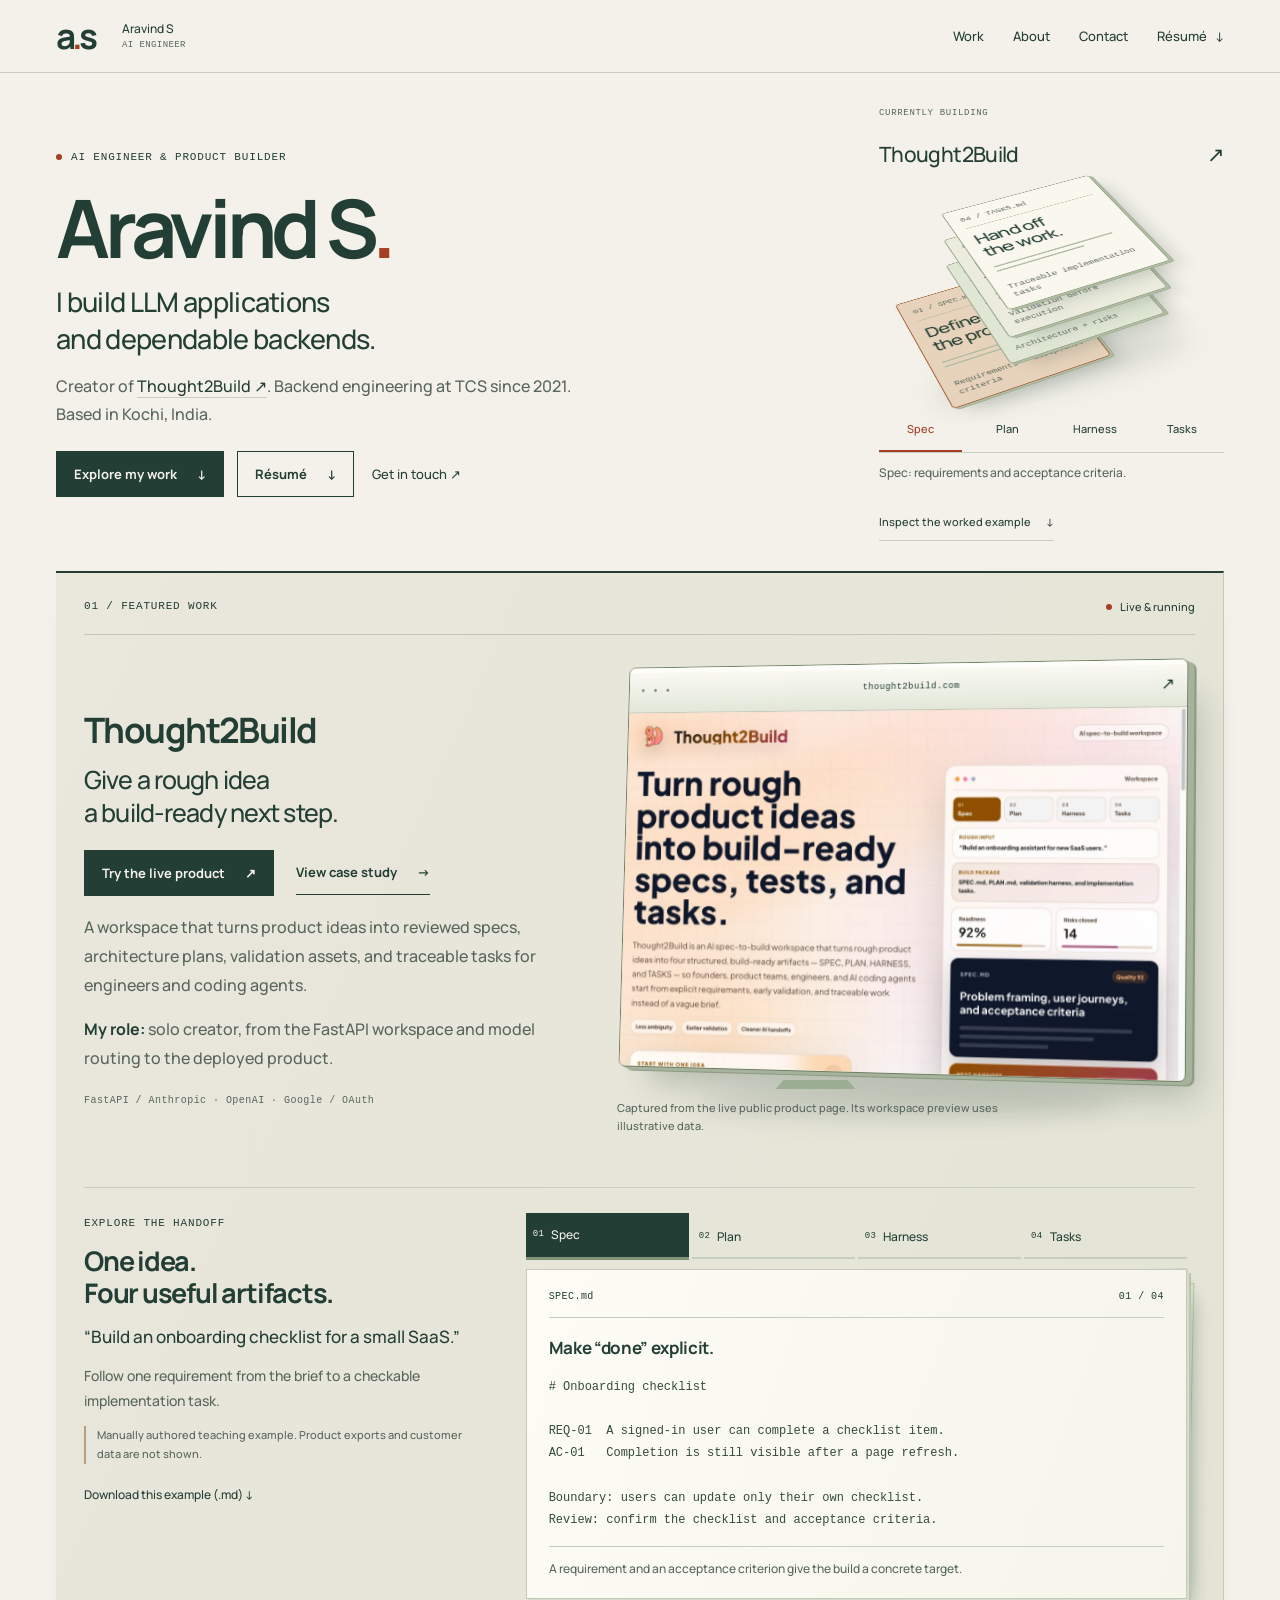
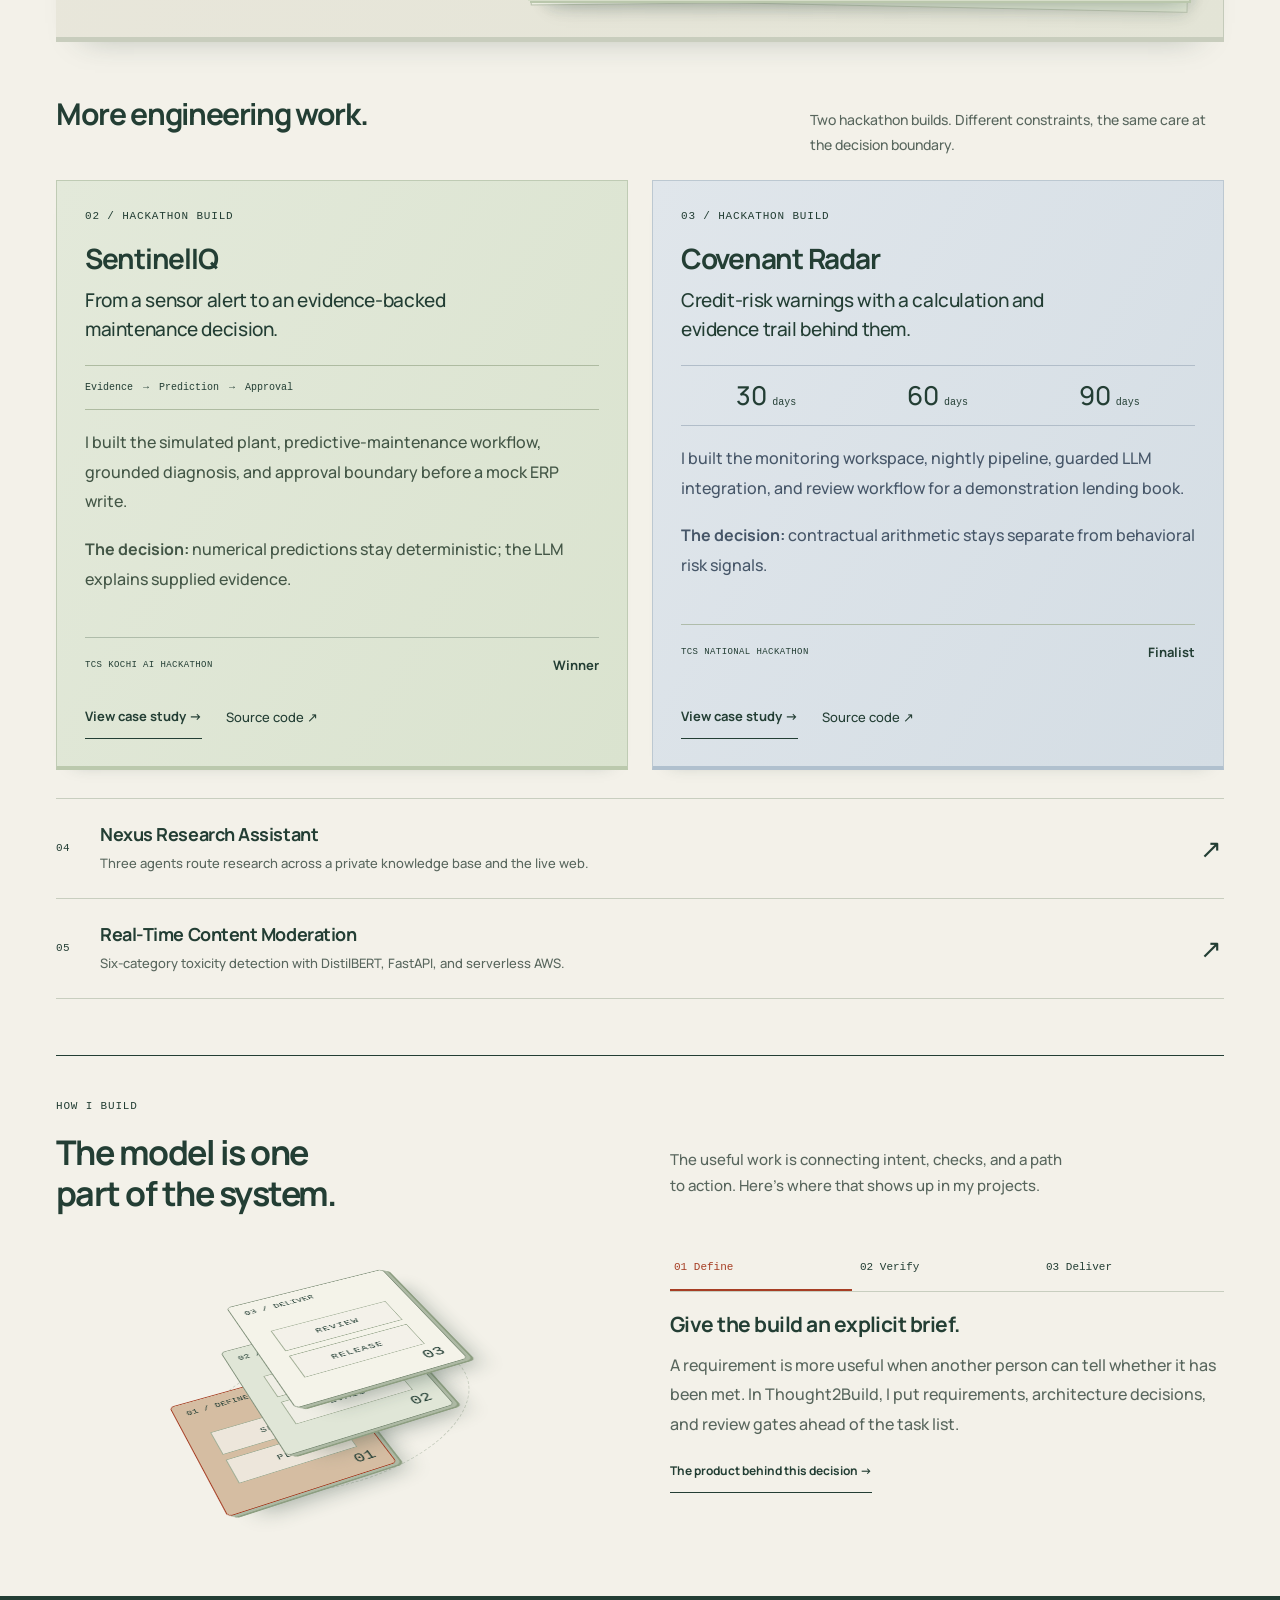
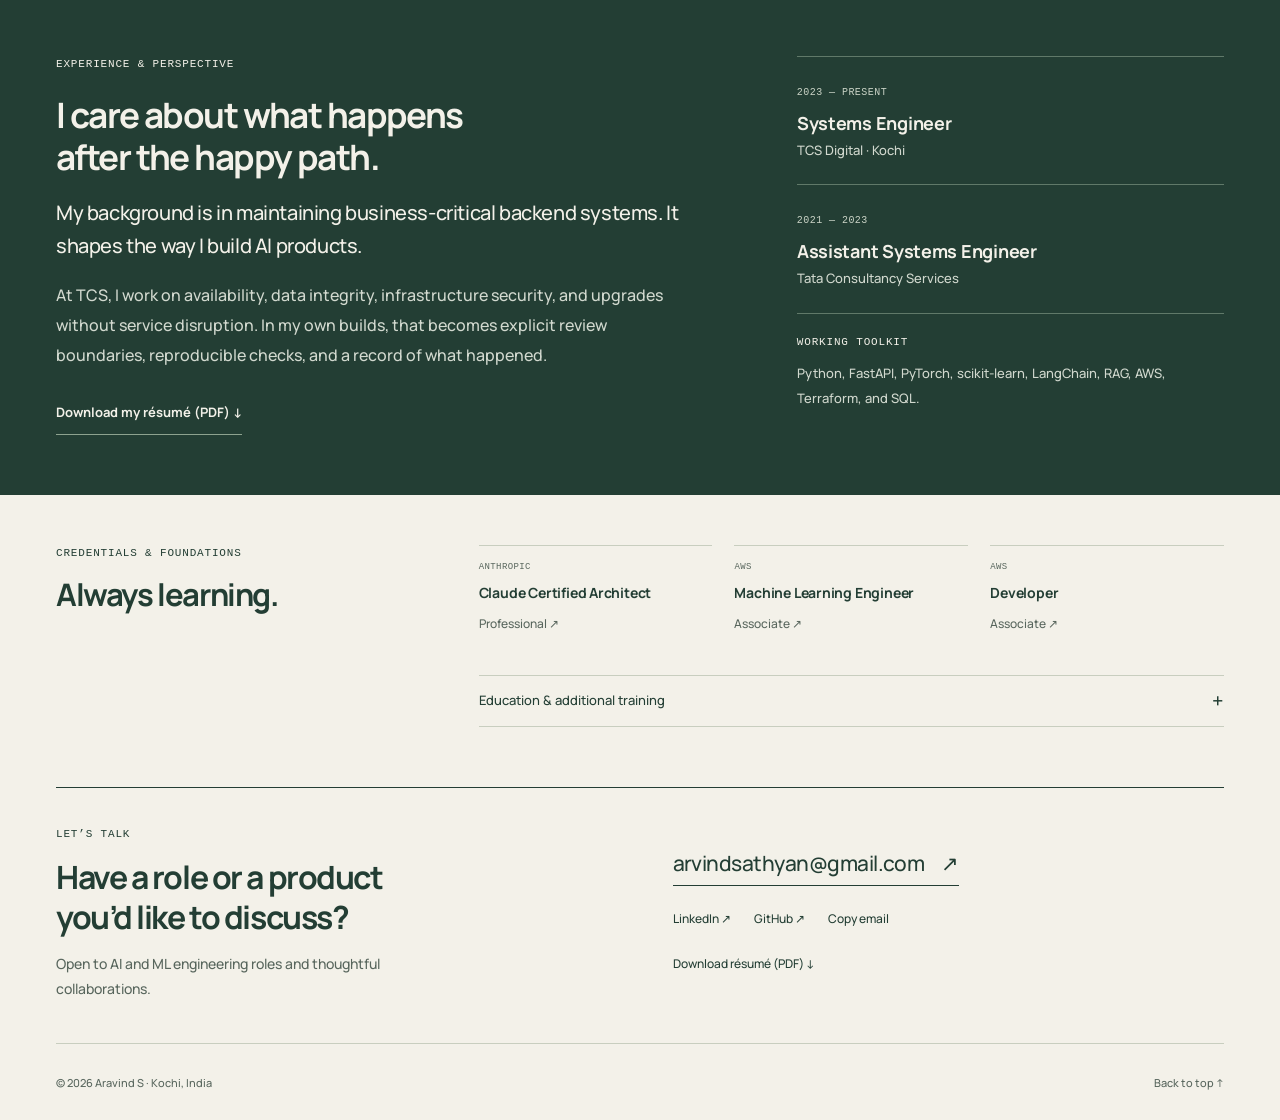
<file: index.html>
<!doctype html>
<html lang="en">
  <head>
    <meta charset="utf-8" />
    <meta name="viewport" content="width=device-width,initial-scale=1" />
    <title>Aravind S — AI engineer & product builder</title>
    <meta
      name="description"
      content="AI engineer building LLM applications and production backends. Creator of Thought2Build, a live spec-to-build workspace. Selected projects, experience, and résumé."
    />
    <meta name="theme-color" content="#f3f1e9" />
    <link rel="canonical" href="https://arv-ind-s.github.io/" />
    <meta property="og:type" content="website" />
    <meta
      property="og:title"
      content="Aravind S — AI engineer & product builder"
    />
    <meta
      property="og:description"
      content="AI engineer building LLM applications and production backends. Creator of Thought2Build, a live spec-to-build workspace. Selected projects, experience, and résumé."
    />
    <meta property="og:url" content="https://arv-ind-s.github.io/" />
    <meta
      property="og:image"
      content="https://arv-ind-s.github.io/assets/social.png"
    />
    <meta name="twitter:card" content="summary_large_image" />
    <link rel="icon" href="/assets/favicon.svg" />
    <link
      rel="preload"
      href="/assets/manrope-bold.ttf"
      as="font"
      type="font/ttf"
      crossorigin
    />
    <link rel="stylesheet" href="/style.css?v=proof-1" />
    <script src="/site.js?v=proof-1" defer></script>
  </head>
  <body>
    <a class="skip" href="#main">Skip to content</a>
    <header class="site-header">
      <div class="wrap nav-inner">
        <a class="wordmark" href="/" aria-label="Aravind S, home"
          >a<span>.</span>s</a
        ><span class="header-note"
          >Aravind S <span class="mono">AI ENGINEER</span></span
        >
        <nav aria-label="Main navigation">
          <a href="#work">Work</a><a href="#about">About</a
          ><a href="#contact">Contact</a
          ><a
            class="nav-resume"
            href="/assets/Aravind_S_AI_Engineer_Resume_v2.pdf"
            download
            >Résumé <span aria-hidden="true">↓</span></a
          >
        </nav>
      </div>
    </header>
    <main id="main" tabindex="-1">
      <section class="hero wrap" id="top">
        <div class="hero-intro">
          <p class="eyebrow mono">
            <span class="status-dot"></span> AI ENGINEER & PRODUCT BUILDER
          </p>
          <h1>Aravind S<span>.</span></h1>
          <p class="hero-position">
            I build LLM applications<br />and dependable backends.
          </p>
          <p class="hero-context">
            Creator of <a href="https://thought2build.com/">Thought2Build ↗</a>.
            Backend engineering at TCS since 2021. Based in Kochi, India.
          </p>
          <div class="hero-actions">
            <a class="button primary" href="#work"
              >Explore my work <span>↓</span></a
            ><a
              class="button"
              href="/assets/Aravind_S_AI_Engineer_Resume_v2.pdf"
              download
              >Résumé <span>↓</span></a
            ><a class="hero-email" href="mailto:arvindsathyan@gmail.com"
              >Get in touch ↗</a
            >
          </div>
        </div>
        <aside
          class="hero-note package-preview"
          aria-label="Thought2Build build package"
        >
          <p class="eyebrow mono">CURRENTLY BUILDING</p>
          <a class="package-title" href="https://thought2build.com/"
            >Thought2Build <span aria-hidden="true">↗</span></a
          >
          <div
            class="package-stage"
            data-package="spec"
            role="img"
            aria-label="A dimensional stack of the Spec, Plan, Harness, and Tasks artifacts"
          >
            <div class="package-floor" aria-hidden="true"></div>
            <div class="package-stack" aria-hidden="true">
              <div class="package-sheet sheet-spec">
                <span class="package-file mono">01 / SPEC.md</span
                ><span class="package-sheet-title"
                  >Define<br />the problem.</span
                ><i class="paper-rule"></i><i class="paper-rule short"></i
                ><span class="package-sheet-footer mono"
                  >Requirements + acceptance criteria</span
                >
              </div>
              <div class="package-sheet sheet-plan">
                <span class="package-file mono">02 / PLAN.md</span
                ><span class="package-sheet-title"
                  >Choose<br />the approach.</span
                ><i class="paper-rule"></i><i class="paper-rule short"></i
                ><span class="package-sheet-footer mono"
                  >Architecture + risks</span
                >
              </div>
              <div class="package-sheet sheet-harness">
                <span class="package-file mono">03 / HARNESS</span
                ><span class="package-sheet-title">Make it<br />testable.</span
                ><i class="paper-rule"></i><i class="paper-rule short"></i
                ><span class="package-sheet-footer mono"
                  >Validation before execution</span
                >
              </div>
              <div class="package-sheet sheet-tasks">
                <span class="package-file mono">04 / TASKS.md</span
                ><span class="package-sheet-title">Hand off<br />the work.</span
                ><i class="paper-rule"></i><i class="paper-rule short"></i
                ><span class="package-sheet-footer mono"
                  >Traceable implementation tasks</span
                >
              </div>
            </div>
          </div>
          <div
            class="package-controls"
            role="group"
            aria-label="Preview the Thought2Build artifacts"
            hidden
          >
            <button
              type="button"
              data-package-select="spec"
              aria-pressed="true"
            >
              Spec</button
            ><button
              type="button"
              data-package-select="plan"
              aria-pressed="false"
            >
              Plan</button
            ><button
              type="button"
              data-package-select="harness"
              aria-pressed="false"
            >
              Harness</button
            ><button
              type="button"
              data-package-select="tasks"
              aria-pressed="false"
            >
              Tasks
            </button>
          </div>
          <p class="package-caption" aria-live="polite">
            Spec: requirements and acceptance criteria.
          </p>
          <a class="package-example-link" href="#handoff"
            >Inspect the worked example <span aria-hidden="true">↓</span></a
          >
        </aside>
      </section>
      <section class="selected-work wrap" id="work">
        <article class="featured-project" id="thought2build">
          <div class="feature-heading">
            <p class="eyebrow mono">01 / FEATURED WORK</p>
            <span class="live-label"
              ><span class="status-dot"></span> Live & running</span
            >
          </div>
          <div class="featured-grid">
            <div class="featured-copy">
              <h2>Thought2Build</h2>
              <p class="project-lede">
                Give a rough idea<br />a build-ready next step.
              </p>
              <div class="project-links">
                <a class="button primary" href="https://thought2build.com/"
                  >Try the live product <span>↗</span></a
                ><a class="text-link" href="/work/thought2build.html"
                  >View case study <span>→</span></a
                >
              </div>
              <p>
                A workspace that turns product ideas into reviewed specs,
                architecture plans, validation assets, and traceable tasks for
                engineers and coding agents.
              </p>
              <p class="ownership">
                <strong>My role:</strong> solo creator, from the FastAPI
                workspace and model routing to the deployed product.
              </p>

              <p class="stack mono">
                FastAPI / Anthropic · OpenAI · Google / OAuth
              </p>
            </div>
            <figure class="product-capture">
              <a
                href="https://thought2build.com/"
                aria-label="Open the live Thought2Build product"
                ><div class="browser-bar">
                  <span class="browser-dots" aria-hidden="true">● ● ●</span
                  ><span class="mono">thought2build.com</span
                  ><span aria-hidden="true">↗</span>
                </div>
                <img
                  src="/assets/thought2build-live.webp"
                  alt="The live Thought2Build public page, showing its spec-to-build workflow and workspace preview"
                  width="1280"
                  height="820"
                  fetchpriority="high"
              /></a>
              <figcaption>
                Captured from the live public product page. Its workspace
                preview uses illustrative data.
              </figcaption>
            </figure>
          </div>
          <div class="sample-explorer" id="handoff">
            <div class="sample-intro">
              <p class="eyebrow mono">EXPLORE THE HANDOFF</p>
              <h3>One idea.<br />Four useful artifacts.</h3>
              <p class="sample-brief">
                “Build an onboarding checklist for a small SaaS.”
              </p>
              <p>
                Follow one requirement from the brief to a checkable
                implementation task.
              </p>
              <p class="sample-disclosure">
                Manually authored teaching example. Product exports and customer
                data are not shown.
              </p>
              <a
                class="quiet-link"
                href="/assets/onboarding-worked-example.md"
                download
                >Download this example (.md) ↓</a
              >
            </div>
            <div class="sample-output">
              <div
                class="sample-controls"
                role="group"
                aria-label="Explore the four build artifacts"
                hidden
              >
                <button
                  type="button"
                  data-sample="spec"
                  aria-pressed="true"
                  aria-controls="sample-spec"
                >
                  <span class="mono">01</span>Spec</button
                ><button
                  type="button"
                  data-sample="plan"
                  aria-pressed="false"
                  aria-controls="sample-plan"
                >
                  <span class="mono">02</span>Plan</button
                ><button
                  type="button"
                  data-sample="harness"
                  aria-pressed="false"
                  aria-controls="sample-harness"
                >
                  <span class="mono">03</span>Harness</button
                ><button
                  type="button"
                  data-sample="tasks"
                  aria-pressed="false"
                  aria-controls="sample-tasks"
                >
                  <span class="mono">04</span>Tasks
                </button>
              </div>
              <div class="sample-panels">
                <section
                  class="sample-panel"
                  id="sample-spec"
                  data-sample-panel="spec"
                >
                  <div class="artifact-bar mono">
                    <span>SPEC.md</span><span>01 / 04</span>
                  </div>
                  <h4>Make “done” explicit.</h4>
                  <pre>
# Onboarding checklist

REQ-01  A signed-in user can complete a checklist item.
AC-01   Completion is still visible after a page refresh.

Boundary: users can update only their own checklist.
Review: confirm the checklist and acceptance criteria.</pre>
                  <p class="artifact-why">
                    A requirement and an acceptance criterion give the build a
                    concrete target.
                  </p>
                </section>
                <section
                  class="sample-panel"
                  id="sample-plan"
                  data-sample-panel="plan"
                >
                  <div class="artifact-bar mono">
                    <span>PLAN.md</span><span>02 / 04</span>
                  </div>
                  <h4>Choose a path before implementing.</h4>
                  <pre>
# One implementation approach

Store completion against (user_id, item_id).
PATCH /checklist/items/{id} accepts a completed flag.
The server verifies ownership before persisting it.

Decision: saved server state is authoritative.
Risk to check: an update must not affect another user.</pre>
                  <p class="artifact-why">
                    The plan makes the persistence and authorization decisions
                    explicit.
                  </p>
                </section>
                <section
                  class="sample-panel"
                  id="sample-harness"
                  data-sample-panel="harness"
                >
                  <div class="artifact-bar mono">
                    <span>ACCEPTANCE.md</span><span>03 / 04</span>
                  </div>
                  <h4>Check the promised behavior.</h4>
                  <pre>
# Acceptance check: AC-01 → REQ-01

Given: a signed-in user with an incomplete item
When:  they complete it and refresh the page
Then:  the same item remains complete

Boundary check:
A different user cannot update that checklist item.</pre>
                  <p class="artifact-why">
                    The acceptance check tests both the promised behavior and
                    its access boundary.
                  </p>
                </section>
                <section
                  class="sample-panel"
                  id="sample-tasks"
                  data-sample-panel="tasks"
                >
                  <div class="artifact-bar mono">
                    <span>TASKS.md</span><span>04 / 04</span>
                  </div>
                  <h4>Hand off traceable work.</h4>
                  <pre>
# Delivery task T-03 → REQ-01 / AC-01

Implement the checklist completion endpoint.
- Verify checklist ownership.
- Persist completion for the current user.
- Add the AC-01 acceptance check.

Done: completion survives refresh and the check passes.</pre>
                  <p class="artifact-why">
                    A task points back to its requirement and check, so the next
                    person has context.
                  </p>
                </section>
              </div>
            </div>
          </div>
        </article>
        <div class="supporting-heading">
          <h2>More engineering work.</h2>
          <p>
            Two hackathon builds. Different constraints, the same care at the
            decision boundary.
          </p>
        </div>
        <div class="supporting-grid">
          <article class="support-project sentinel" id="sentineliq">
            <p class="eyebrow mono">02 / HACKATHON BUILD</p>
            <h3>SentinelIQ</h3>
            <p class="project-summary">
              From a sensor alert to an evidence-backed maintenance decision.
            </p>
            <div class="mini-flow" aria-label="Evidence, prediction, approval">
              <span>Evidence</span><span>Prediction</span><span>Approval</span>
            </div>
            <p>
              I built the simulated plant, predictive-maintenance workflow,
              grounded diagnosis, and approval boundary before a mock ERP write.
            </p>
            <p class="decision">
              <strong>The decision:</strong> numerical predictions stay
              deterministic; the LLM explains supplied evidence.
            </p>
            <div class="project-proof">
              <span class="mono">TCS KOCHI AI HACKATHON</span
              ><strong>Winner</strong>
            </div>
            <div class="project-links">
              <a class="text-link" href="/work/sentineliq.html"
                >View case study →</a
              ><a
                class="quiet-link"
                href="https://github.com/Arv-ind-s/sentineliq"
                >Source code ↗</a
              >
            </div>
          </article>
          <article class="support-project covenant" id="covenant">
            <p class="eyebrow mono">03 / HACKATHON BUILD</p>
            <h3>Covenant Radar</h3>
            <p class="project-summary">
              Credit-risk warnings with a calculation and evidence trail behind
              them.
            </p>
            <div class="horizon-strip" aria-label="Forecast horizons">
              <span>30 <small>days</small></span
              ><span>60 <small>days</small></span
              ><span>90 <small>days</small></span>
            </div>
            <p>
              I built the monitoring workspace, nightly pipeline, guarded LLM
              integration, and review workflow for a demonstration lending book.
            </p>
            <p class="decision">
              <strong>The decision:</strong> contractual arithmetic stays
              separate from behavioral risk signals.
            </p>
            <div class="project-proof">
              <span class="mono">TCS NATIONAL HACKATHON</span
              ><strong>Finalist</strong>
            </div>
            <div class="project-links">
              <a class="text-link" href="/work/covenant-radar.html"
                >View case study →</a
              ><a
                class="quiet-link"
                href="https://github.com/Arv-ind-s/CovenantRadar"
                >Source code ↗</a
              >
            </div>
          </article>
        </div>
        <div class="more-work">
          <a
            class="project-row"
            href="https://github.com/Arv-ind-s/Nexus-Research-Assistant"
            ><span class="mono">04</span>
            <div>
              <h3>Nexus Research Assistant</h3>
              <p>
                Three agents route research across a private knowledge base and
                the live web.
              </p>
            </div>
            <span aria-hidden="true">↗</span></a
          ><a
            class="project-row"
            href="https://github.com/Arv-ind-s/content-moderation-system"
            ><span class="mono">05</span>
            <div>
              <h3>Real-Time Content Moderation</h3>
              <p>
                Six-category toxicity detection with DistilBERT, FastAPI, and
                serverless AWS.
              </p>
            </div>
            <span aria-hidden="true">↗</span></a
          >
        </div>
      </section>
      <section class="approach-section wrap" id="approach">
        <div class="approach-intro">
          <p class="eyebrow mono">HOW I BUILD</p>
          <h2>The model is one<br />part of the system.</h2>
          <p>
            The useful work is connecting intent, checks, and a path to action.
            Here’s where that shows up in my projects.
          </p>
        </div>
        <div class="approach-study">
          <div
            class="system-scene"
            data-focus="define"
            role="img"
            aria-label="Define the requirements, verify the behavior, and deliver a usable system."
          >
            <div class="scene-orbit" aria-hidden="true"></div>
            <div class="system-assembly" aria-hidden="true">
              <div class="system-deck deck-input">
                <span class="deck-label">01 / DEFINE</span>
                <div class="layer-artifact">
                  <span>SPEC</span><span>PLAN</span>
                </div>
                <span class="deck-corner">01</span>
              </div>
              <div class="system-deck deck-model">
                <span class="deck-label">02 / VERIFY</span>
                <div class="layer-artifact">
                  <span>CHECKS</span><span>EVALS</span>
                </div>
                <span class="deck-corner">02</span>
              </div>
              <div class="system-deck deck-verify">
                <span class="deck-label">03 / DELIVER</span>
                <div class="layer-artifact">
                  <span>REVIEW</span><span>RELEASE</span>
                </div>
                <span class="deck-corner">03</span>
              </div>
            </div>
          </div>
          <div class="approach-copy">
            <div
              class="approach-controls"
              role="group"
              aria-label="Explore my engineering approach"
              hidden
            >
              <button type="button" data-approach="define" aria-pressed="true">
                01 Define</button
              ><button
                type="button"
                data-approach="verify"
                aria-pressed="false"
              >
                02 Verify</button
              ><button
                type="button"
                data-approach="deliver"
                aria-pressed="false"
              >
                03 Deliver
              </button>
            </div>
            <div class="approach-details" aria-live="polite" aria-atomic="true">
              <section data-approach-panel="define">
                <h3>Give the build an explicit brief.</h3>
                <p>
                  A requirement is more useful when another person can tell
                  whether it has been met. In Thought2Build, I put requirements,
                  architecture decisions, and review gates ahead of the task
                  list.
                </p>
                <a class="text-link" href="/work/thought2build.html"
                  >The product behind this decision →</a
                >
              </section>
              <section data-approach-panel="verify">
                <h3>Keep the numbers testable.</h3>
                <p>
                  In SentinelIQ, scikit-learn owns numerical predictions. The
                  language model narrates the evidence, and an offline template
                  takes over when the model is unavailable.
                </p>
                <a class="text-link" href="/work/sentineliq.html#evidence"
                  >Inspect the recorded evaluation →</a
                >
              </section>
              <section data-approach-panel="deliver">
                <h3>Make the next action accountable.</h3>
                <p>
                  Thought2Build hands off tasks linked to requirements. Covenant
                  Radar records the calculation, evidence, and approvals behind
                  a credit-risk warning.
                </p>
                <a class="text-link" href="/work/covenant-radar.html"
                  >Inspect the review boundary →</a
                >
              </section>
            </div>
          </div>
        </div>
      </section>
      <section class="about" id="about">
        <div class="wrap about-grid">
          <div>
            <p class="eyebrow mono">EXPERIENCE & PERSPECTIVE</p>
            <h2>I care about what happens<br />after the happy path.</h2>
            <p class="about-lede">
              My background is in maintaining business-critical backend systems.
              It shapes the way I build AI products.
            </p>
            <p>
              At TCS, I work on availability, data integrity, infrastructure
              security, and upgrades without service disruption. In my own
              builds, that becomes explicit review boundaries, reproducible
              checks, and a record of what happened.
            </p>
            <a
              class="text-link light"
              href="/assets/Aravind_S_AI_Engineer_Resume_v2.pdf"
              download
              >Download my résumé (PDF) ↓</a
            >
          </div>
          <div class="experience-list">
            <div class="experience">
              <span class="mono">2023 — PRESENT</span>
              <h3>Systems Engineer</h3>
              <p>TCS Digital · Kochi</p>
            </div>
            <div class="experience">
              <span class="mono">2021 — 2023</span>
              <h3>Assistant Systems Engineer</h3>
              <p>Tata Consultancy Services</p>
            </div>
            <div class="toolkit">
              <p class="eyebrow mono">WORKING TOOLKIT</p>
              <p>
                Python, FastAPI, PyTorch, scikit-learn, LangChain, RAG, AWS,
                Terraform, and SQL.
              </p>
            </div>
          </div>
        </div>
      </section>
      <section class="credentials wrap" id="credentials">
        <div>
          <p class="eyebrow mono">CREDENTIALS & FOUNDATIONS</p>
          <h2>Always learning.</h2>
        </div>
        <div class="credential-content">
          <div class="core-credentials">
            <a
              href="https://www.credly.com/badges/b0240041-d8fd-4114-824c-9674461d83a9/public_url"
              ><span class="mono">ANTHROPIC</span
              ><strong>Claude Certified Architect</strong
              ><span>Professional ↗</span></a
            ><a
              href="https://www.credly.com/badges/f7dc1527-e9e5-4c5e-8f7b-27dd19f3c2f2/public_url"
              ><span class="mono">AWS</span
              ><strong>Machine Learning Engineer</strong
              ><span>Associate ↗</span></a
            ><a
              href="https://www.credly.com/badges/d663cbc2-c434-4006-9d53-ed924d0a89d4/public_url"
              ><span class="mono">AWS</span><strong>Developer</strong
              ><span>Associate ↗</span></a
            >
          </div>
          <details class="additional-credentials">
            <summary>
              Education & additional training <span aria-hidden="true">+</span>
            </summary>
            <p>
              <strong>B.Tech, Electrical & Electronics Engineering</strong
              ><br />Adi Shankara Institute of Engineering and Technology ·
              2016–2020
            </p>
            <p>
              <a
                href="https://www.credly.com/badges/9e0e60bb-4461-4c14-ad44-fc228fc4c2b3/public_url"
                >AWS Partner: Agentic AI Essentials ↗</a
              >
              · Training badge
            </p>
            <p>TCS Digital Certification: Cloud Analytics and AI</p>
          </details>
        </div>
      </section>
      <section class="contact wrap" id="contact">
        <div>
          <p class="eyebrow mono">LET’S TALK</p>
          <h2>Have a role or a product<br />you’d like to discuss?</h2>
          <p>
            Open to AI and ML engineering roles and thoughtful collaborations.
          </p>
        </div>
        <div class="contact-actions">
          <a class="email" href="mailto:arvindsathyan@gmail.com"
            >arvindsathyan@gmail.com <span aria-hidden="true">↗</span></a
          >
          <div class="social-links">
            <a href="https://www.linkedin.com/in/97aravind-s/">LinkedIn ↗</a
            ><a href="https://github.com/Arv-ind-s">GitHub ↗</a
            ><button type="button" class="copy-email" hidden>Copy email</button
            ><span class="sr-only copy-status" role="status"></span>
          </div>
          <a
            class="quiet-link"
            href="/assets/Aravind_S_AI_Engineer_Resume_v2.pdf"
            download
            >Download résumé (PDF) ↓</a
          >
        </div>
      </section>
    </main>
    <footer class="footer wrap">
      <span>© <span data-year>2026</span> Aravind S · Kochi, India</span
      ><a href="#top">Back to top ↑</a>
    </footer>
    <script type="application/ld+json">
      {
        "@context": "https://schema.org",
        "@type": "Person",
        "name": "Aravind S",
        "jobTitle": "AI Engineer",
        "url": "https://arv-ind-s.github.io/",
        "sameAs": [
          "https://github.com/Arv-ind-s",
          "https://www.linkedin.com/in/97aravind-s/"
        ]
      }
    </script>
  </body>
</html>
</file>
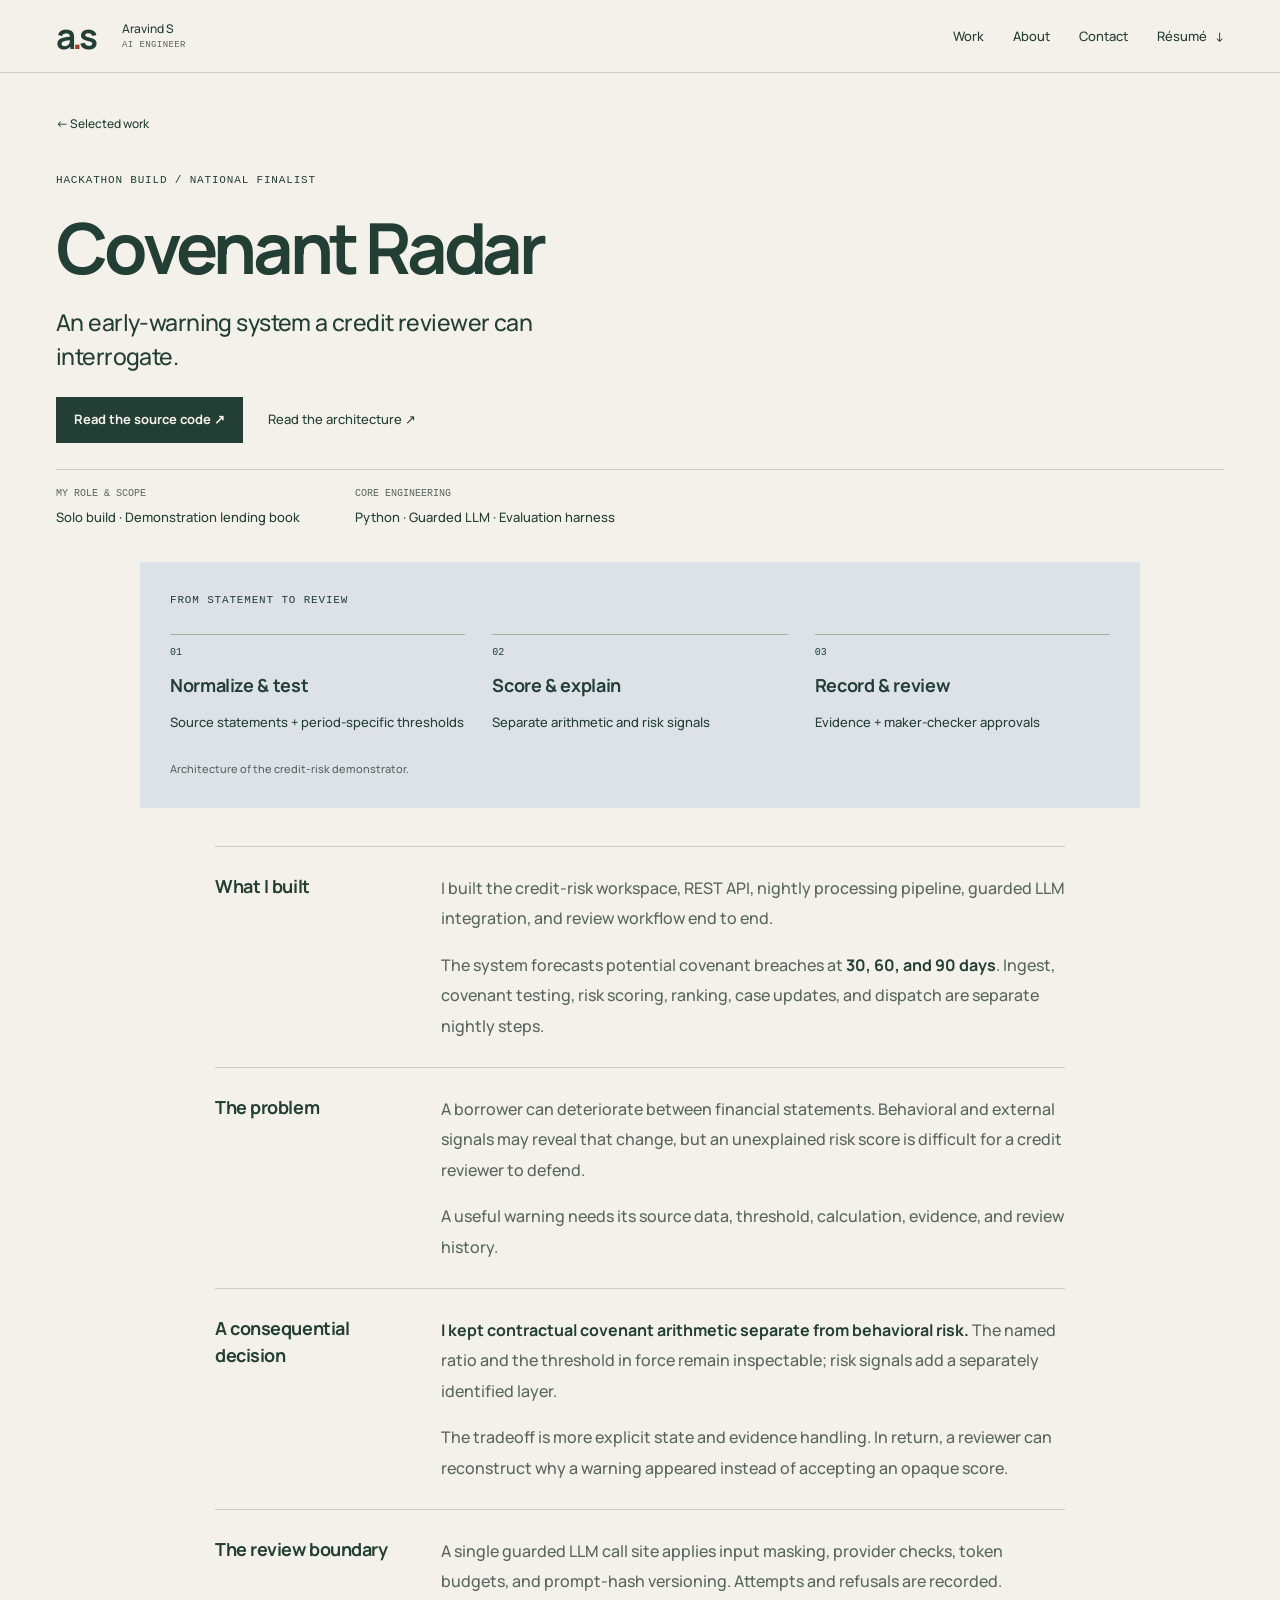
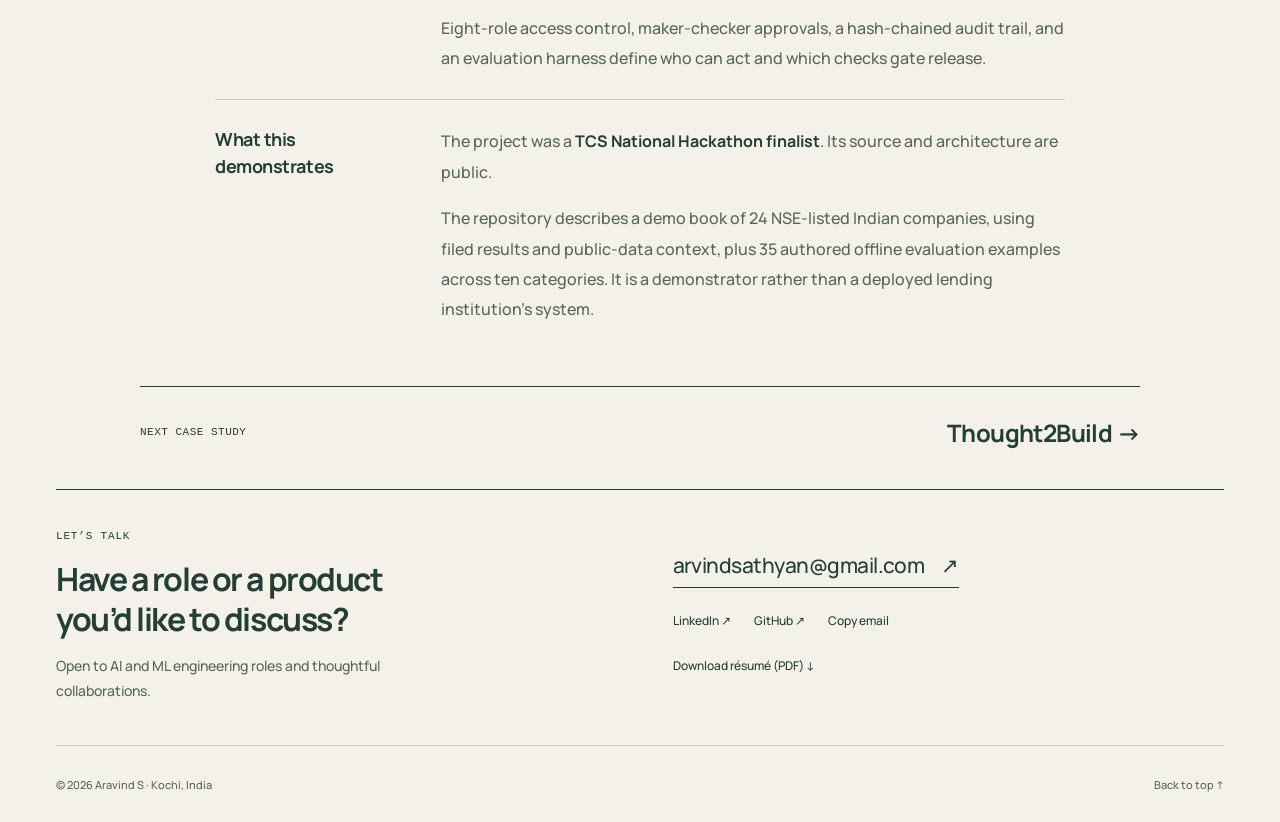
<file: work/covenant-radar.html>
<!doctype html>
<html lang="en">
  <head>
    <meta charset="utf-8" />
    <meta name="viewport" content="width=device-width,initial-scale=1" />
    <title>Covenant Radar — Aravind S</title>
    <meta
      name="description"
      content="An early-warning system a credit reviewer can interrogate."
    />
    <meta name="theme-color" content="#f3f1e9" />
    <link
      rel="canonical"
      href="https://arv-ind-s.github.io/work/covenant-radar.html"
    />
    <meta property="og:type" content="website" />
    <meta property="og:title" content="Covenant Radar — Aravind S" />
    <meta
      property="og:description"
      content="An early-warning system a credit reviewer can interrogate."
    />
    <meta
      property="og:url"
      content="https://arv-ind-s.github.io/work/covenant-radar.html"
    />
    <meta
      property="og:image"
      content="https://arv-ind-s.github.io/assets/social.png"
    />
    <meta name="twitter:card" content="summary_large_image" />
    <link rel="icon" href="/assets/favicon.svg" />
    <link
      rel="preload"
      href="/assets/manrope-bold.ttf"
      as="font"
      type="font/ttf"
      crossorigin
    />
    <link rel="stylesheet" href="/style.css?v=proof-1" />
    <script src="/site.js?v=proof-1" defer></script>
  </head>
  <body>
    <a class="skip" href="#main">Skip to content</a>
    <header class="site-header">
      <div class="wrap nav-inner">
        <a class="wordmark" href="/" aria-label="Aravind S, home"
          >a<span>.</span>s</a
        ><span class="header-note"
          >Aravind S <span class="mono">AI ENGINEER</span></span
        >
        <nav aria-label="Main navigation">
          <a href="/#work">Work</a><a href="/#about">About</a
          ><a href="/#contact">Contact</a
          ><a class="nav-resume" href="/assets/Aravind_S_AI_Engineer_Resume_v2.pdf" download
            >Résumé <span aria-hidden="true">↓</span></a
          >
        </nav>
      </div>
    </header>
    <main id="main" tabindex="-1">
      <header class="case-hero wrap" id="top">
        <a class="breadcrumb" href="/#work">← Selected work</a>
        <p class="eyebrow mono">HACKATHON BUILD / NATIONAL FINALIST</p>
        <h1>Covenant Radar</h1>
        <p class="case-subtitle">
          An early-warning system a credit reviewer can interrogate.
        </p>
        <div class="case-actions">
          <a
            class="button primary"
            href="https://github.com/Arv-ind-s/CovenantRadar"
            >Read the source code ↗</a
          ><a
            class="quiet-link"
            href="https://github.com/Arv-ind-s/CovenantRadar#readme"
            >Read the architecture ↗</a
          >
        </div>
        <dl class="case-meta">
          <div>
            <dt>MY ROLE & SCOPE</dt>
            <dd>Solo build · Demonstration lending book</dd>
          </div>
          <div>
            <dt>CORE ENGINEERING</dt>
            <dd>Python · Guarded LLM · Evaluation harness</dd>
          </div>
        </dl>
      </header>
      <div class="case-layout wrap">
        <div class="case-visual">
          <figure class="case-system covenant">
            <p class="eyebrow mono">FROM STATEMENT TO REVIEW</p>
            <ol class="architecture-flow">
              <li>
                <span>01</span><strong>Normalize & test</strong>
                <p>Source statements + period-specific thresholds</p>
              </li>
              <li>
                <span>02</span><strong>Score & explain</strong>
                <p>Separate arithmetic and risk signals</p>
              </li>
              <li>
                <span>03</span><strong>Record & review</strong>
                <p>Evidence + maker-checker approvals</p>
              </li>
            </ol>
            <figcaption>
              Architecture of the credit-risk demonstrator.
            </figcaption>
          </figure>
        </div>
        <div class="case-body">
          <section>
            <h2>What I built</h2>
            <div>
              <p>
                I built the credit-risk workspace, REST API, nightly processing
                pipeline, guarded LLM integration, and review workflow end to
                end.
              </p>
              <p>
                The system forecasts potential covenant breaches at
                <strong>30, 60, and 90 days</strong>. Ingest, covenant testing,
                risk scoring, ranking, case updates, and dispatch are separate
                nightly steps.
              </p>
            </div>
          </section>
          <section>
            <h2>The problem</h2>
            <div>
              <p>
                A borrower can deteriorate between financial statements.
                Behavioral and external signals may reveal that change, but an
                unexplained risk score is difficult for a credit reviewer to
                defend.
              </p>
              <p>
                A useful warning needs its source data, threshold, calculation,
                evidence, and review history.
              </p>
            </div>
          </section>
          <section>
            <h2>A consequential decision</h2>
            <div>
              <p>
                <strong
                  >I kept contractual covenant arithmetic separate from
                  behavioral risk.</strong
                >
                The named ratio and the threshold in force remain inspectable;
                risk signals add a separately identified layer.
              </p>
              <p>
                The tradeoff is more explicit state and evidence handling. In
                return, a reviewer can reconstruct why a warning appeared
                instead of accepting an opaque score.
              </p>
            </div>
          </section>
          <section>
            <h2>The review boundary</h2>
            <div>
              <p>
                A single guarded LLM call site applies input masking, provider
                checks, token budgets, and prompt-hash versioning. Attempts and
                refusals are recorded.
              </p>
              <p>
                Eight-role access control, maker-checker approvals, a
                hash-chained audit trail, and an evaluation harness define who
                can act and which checks gate release.
              </p>
            </div>
          </section>
          <section>
            <h2>What this demonstrates</h2>
            <div>
              <p>
                The project was a
                <strong>TCS National Hackathon finalist</strong>. Its source and
                architecture are public.
              </p>
              <p>
                The repository describes a demo book of 24 NSE-listed Indian
                companies, using filed results and public-data context, plus 35
                authored offline evaluation examples across ten categories. It
                is a demonstrator rather than a deployed lending institution’s
                system.
              </p>
            </div>
          </section>
        </div>
        <a class="next-case" href="/work/thought2build.html"
          ><span class="mono">NEXT CASE STUDY</span
          ><strong>Thought2Build →</strong></a
        >
      </div>
      <section class="contact wrap" id="contact">
        <div>
          <p class="eyebrow mono">LET’S TALK</p>
          <h2>Have a role or a product<br />you’d like to discuss?</h2>
          <p>
            Open to AI and ML engineering roles and thoughtful collaborations.
          </p>
        </div>
        <div class="contact-actions">
          <a class="email" href="mailto:arvindsathyan@gmail.com"
            >arvindsathyan@gmail.com <span aria-hidden="true">↗</span></a
          >
          <div class="social-links">
            <a href="https://www.linkedin.com/in/97aravind-s/">LinkedIn ↗</a
            ><a href="https://github.com/Arv-ind-s">GitHub ↗</a
            ><button type="button" class="copy-email" hidden>Copy email</button
            ><span class="sr-only copy-status" role="status"></span>
          </div>
          <a class="quiet-link" href="/assets/Aravind_S_AI_Engineer_Resume_v2.pdf" download
            >Download résumé (PDF) ↓</a
          >
        </div>
      </section>
    </main>
    <footer class="footer wrap">
      <span>© <span data-year>2026</span> Aravind S · Kochi, India</span
      ><a href="#top">Back to top ↑</a>
    </footer>
  </body>
</html>
</file>
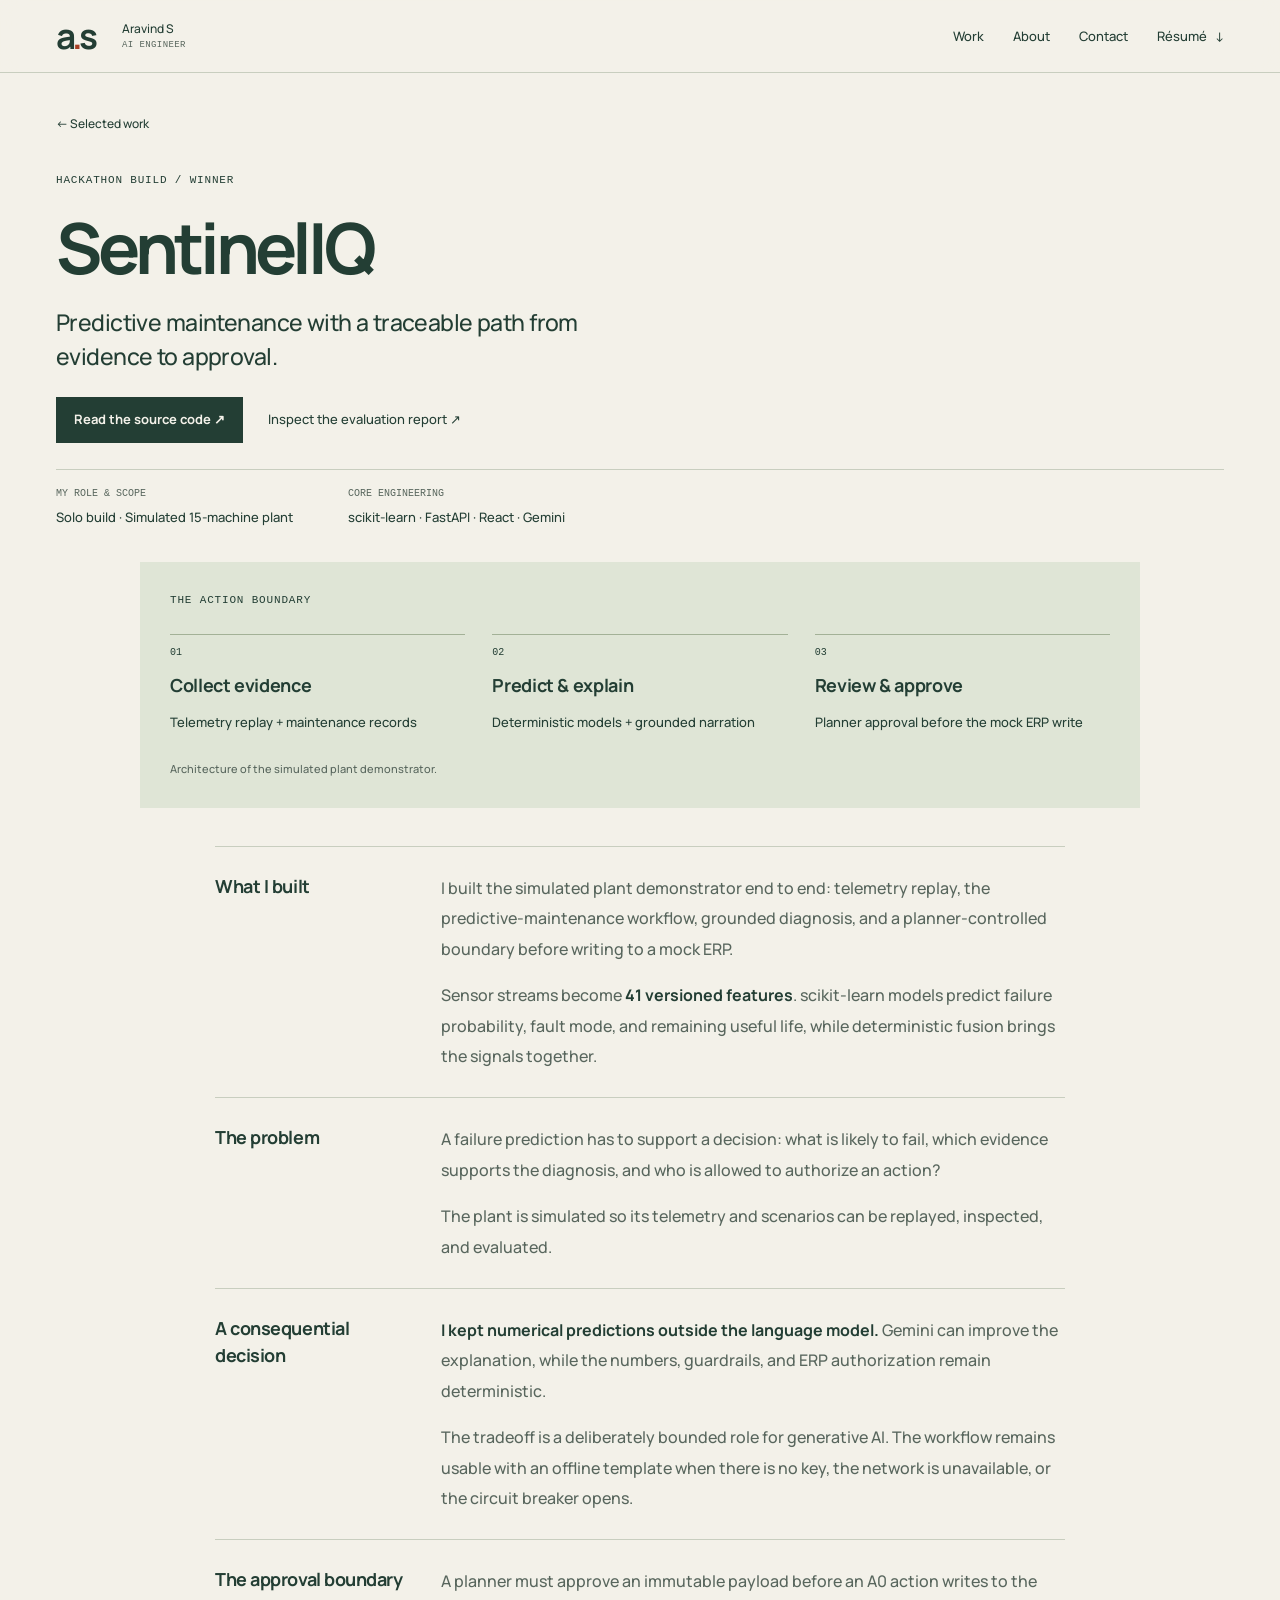
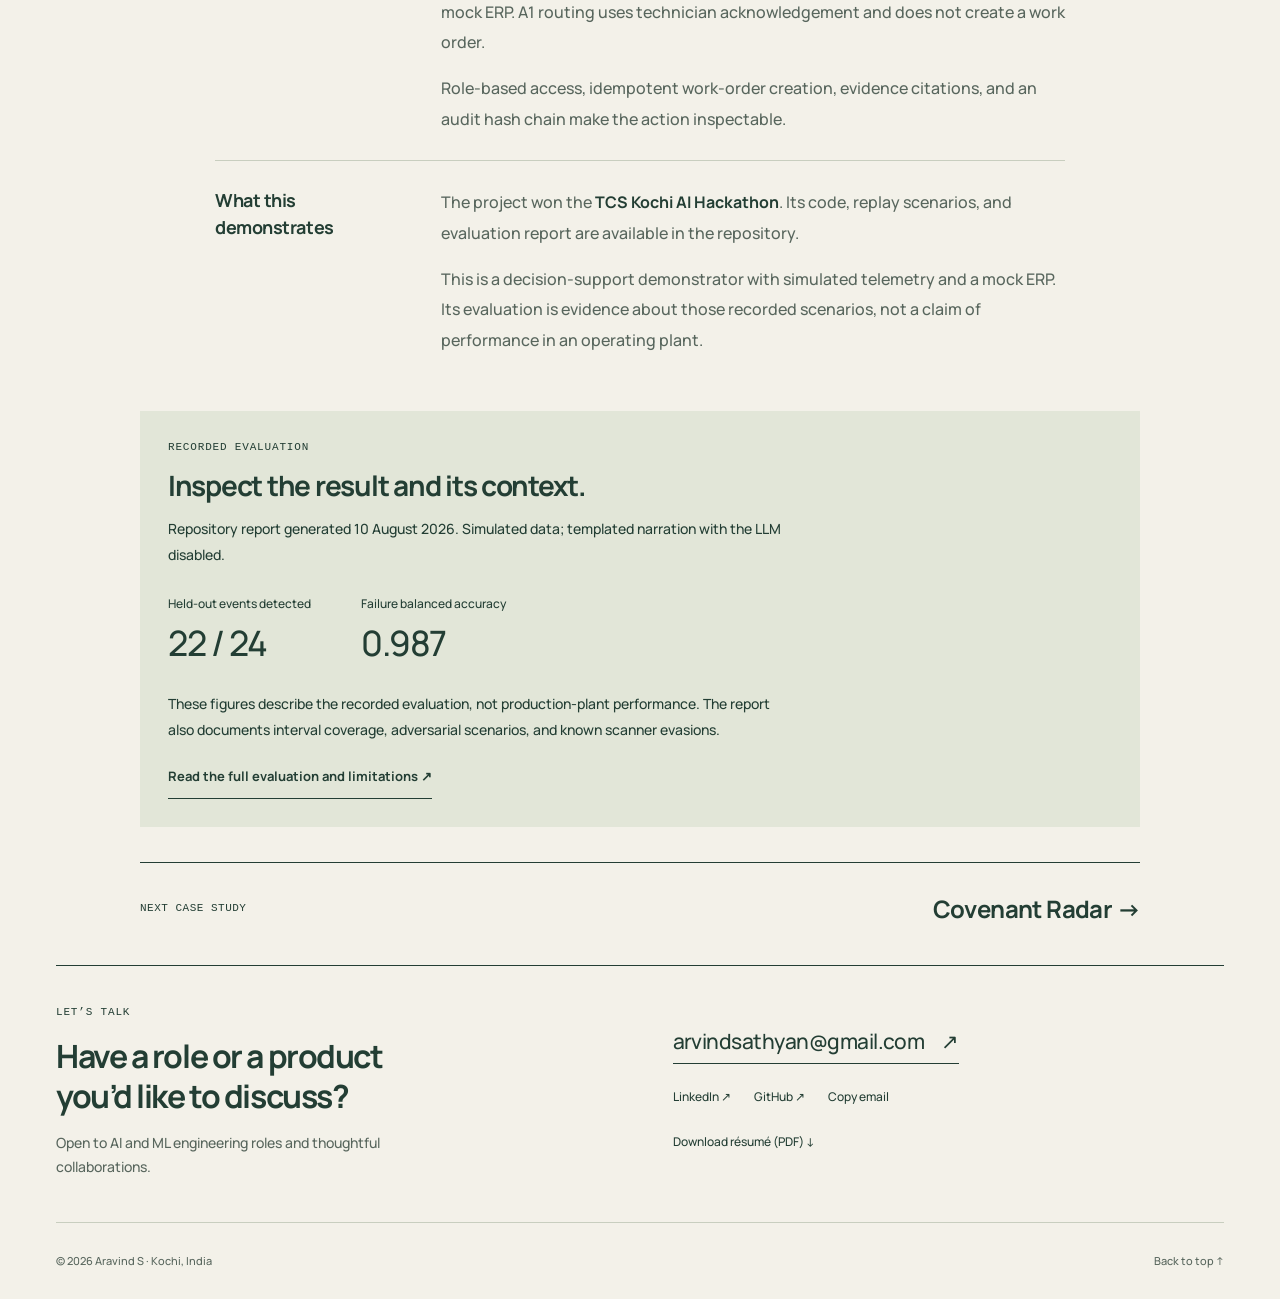
<file: work/sentineliq.html>
<!doctype html>
<html lang="en">
  <head>
    <meta charset="utf-8" />
    <meta name="viewport" content="width=device-width,initial-scale=1" />
    <title>SentinelIQ — Aravind S</title>
    <meta
      name="description"
      content="Predictive maintenance with a traceable path from evidence to approval."
    />
    <meta name="theme-color" content="#f3f1e9" />
    <link
      rel="canonical"
      href="https://arv-ind-s.github.io/work/sentineliq.html"
    />
    <meta property="og:type" content="website" />
    <meta property="og:title" content="SentinelIQ — Aravind S" />
    <meta
      property="og:description"
      content="Predictive maintenance with a traceable path from evidence to approval."
    />
    <meta
      property="og:url"
      content="https://arv-ind-s.github.io/work/sentineliq.html"
    />
    <meta
      property="og:image"
      content="https://arv-ind-s.github.io/assets/social.png"
    />
    <meta name="twitter:card" content="summary_large_image" />
    <link rel="icon" href="/assets/favicon.svg" />
    <link
      rel="preload"
      href="/assets/manrope-bold.ttf"
      as="font"
      type="font/ttf"
      crossorigin
    />
    <link rel="stylesheet" href="/style.css?v=proof-1" />
    <script src="/site.js?v=proof-1" defer></script>
  </head>
  <body>
    <a class="skip" href="#main">Skip to content</a>
    <header class="site-header">
      <div class="wrap nav-inner">
        <a class="wordmark" href="/" aria-label="Aravind S, home"
          >a<span>.</span>s</a
        ><span class="header-note"
          >Aravind S <span class="mono">AI ENGINEER</span></span
        >
        <nav aria-label="Main navigation">
          <a href="/#work">Work</a><a href="/#about">About</a
          ><a href="/#contact">Contact</a
          ><a class="nav-resume" href="/assets/Aravind_S_AI_Engineer_Resume_v2.pdf" download
            >Résumé <span aria-hidden="true">↓</span></a
          >
        </nav>
      </div>
    </header>
    <main id="main" tabindex="-1">
      <header class="case-hero wrap" id="top">
        <a class="breadcrumb" href="/#work">← Selected work</a>
        <p class="eyebrow mono">HACKATHON BUILD / WINNER</p>
        <h1>SentinelIQ</h1>
        <p class="case-subtitle">
          Predictive maintenance with a traceable path from evidence to
          approval.
        </p>
        <div class="case-actions">
          <a
            class="button primary"
            href="https://github.com/Arv-ind-s/sentineliq"
            >Read the source code ↗</a
          ><a
            class="quiet-link"
            href="https://github.com/Arv-ind-s/sentineliq/blob/main/eval/REPORT.md"
            >Inspect the evaluation report ↗</a
          >
        </div>
        <dl class="case-meta">
          <div>
            <dt>MY ROLE & SCOPE</dt>
            <dd>Solo build · Simulated 15-machine plant</dd>
          </div>
          <div>
            <dt>CORE ENGINEERING</dt>
            <dd>scikit-learn · FastAPI · React · Gemini</dd>
          </div>
        </dl>
      </header>
      <div class="case-layout wrap">
        <div class="case-visual">
          <figure class="case-system">
            <p class="eyebrow mono">THE ACTION BOUNDARY</p>
            <ol class="architecture-flow">
              <li>
                <span>01</span><strong>Collect evidence</strong>
                <p>Telemetry replay + maintenance records</p>
              </li>
              <li>
                <span>02</span><strong>Predict & explain</strong>
                <p>Deterministic models + grounded narration</p>
              </li>
              <li>
                <span>03</span><strong>Review & approve</strong>
                <p>Planner approval before the mock ERP write</p>
              </li>
            </ol>
            <figcaption>
              Architecture of the simulated plant demonstrator.
            </figcaption>
          </figure>
        </div>
        <div class="case-body">
          <section>
            <h2>What I built</h2>
            <div>
              <p>
                I built the simulated plant demonstrator end to end: telemetry
                replay, the predictive-maintenance workflow, grounded diagnosis,
                and a planner-controlled boundary before writing to a mock ERP.
              </p>
              <p>
                Sensor streams become <strong>41 versioned features</strong>.
                scikit-learn models predict failure probability, fault mode, and
                remaining useful life, while deterministic fusion brings the
                signals together.
              </p>
            </div>
          </section>
          <section>
            <h2>The problem</h2>
            <div>
              <p>
                A failure prediction has to support a decision: what is likely
                to fail, which evidence supports the diagnosis, and who is
                allowed to authorize an action?
              </p>
              <p>
                The plant is simulated so its telemetry and scenarios can be
                replayed, inspected, and evaluated.
              </p>
            </div>
          </section>
          <section>
            <h2>A consequential decision</h2>
            <div>
              <p>
                <strong
                  >I kept numerical predictions outside the language
                  model.</strong
                >
                Gemini can improve the explanation, while the numbers,
                guardrails, and ERP authorization remain deterministic.
              </p>
              <p>
                The tradeoff is a deliberately bounded role for generative AI.
                The workflow remains usable with an offline template when there
                is no key, the network is unavailable, or the circuit breaker
                opens.
              </p>
            </div>
          </section>
          <section>
            <h2>The approval boundary</h2>
            <div>
              <p>
                A planner must approve an immutable payload before an A0 action
                writes to the mock ERP. A1 routing uses technician
                acknowledgement and does not create a work order.
              </p>
              <p>
                Role-based access, idempotent work-order creation, evidence
                citations, and an audit hash chain make the action inspectable.
              </p>
            </div>
          </section>
          <section>
            <h2>What this demonstrates</h2>
            <div>
              <p>
                The project won the <strong>TCS Kochi AI Hackathon</strong>. Its
                code, replay scenarios, and evaluation report are available in
                the repository.
              </p>
              <p>
                This is a decision-support demonstrator with simulated telemetry
                and a mock ERP. Its evaluation is evidence about those recorded
                scenarios, not a claim of performance in an operating plant.
              </p>
            </div>
          </section>
        </div>
        <section class="evidence-block" id="evidence">
          <p class="eyebrow mono">RECORDED EVALUATION</p>
          <h2>Inspect the result and its context.</h2>
          <p>
            Repository report generated 10 August 2026. Simulated data;
            templated narration with the LLM disabled.
          </p>
          <dl class="evidence-metrics">
            <div>
              <dt>Held-out events detected</dt>
              <dd>22 / 24</dd>
            </div>
            <div>
              <dt>Failure balanced accuracy</dt>
              <dd>0.987</dd>
            </div>
          </dl>
          <p>
            These figures describe the recorded evaluation, not production-plant
            performance. The report also documents interval coverage,
            adversarial scenarios, and known scanner evasions.
          </p>
          <a
            class="text-link"
            href="https://github.com/Arv-ind-s/sentineliq/blob/main/eval/REPORT.md"
            >Read the full evaluation and limitations ↗</a
          >
        </section>
        <a class="next-case" href="/work/covenant-radar.html"
          ><span class="mono">NEXT CASE STUDY</span
          ><strong>Covenant Radar →</strong></a
        >
      </div>
      <section class="contact wrap" id="contact">
        <div>
          <p class="eyebrow mono">LET’S TALK</p>
          <h2>Have a role or a product<br />you’d like to discuss?</h2>
          <p>
            Open to AI and ML engineering roles and thoughtful collaborations.
          </p>
        </div>
        <div class="contact-actions">
          <a class="email" href="mailto:arvindsathyan@gmail.com"
            >arvindsathyan@gmail.com <span aria-hidden="true">↗</span></a
          >
          <div class="social-links">
            <a href="https://www.linkedin.com/in/97aravind-s/">LinkedIn ↗</a
            ><a href="https://github.com/Arv-ind-s">GitHub ↗</a
            ><button type="button" class="copy-email" hidden>Copy email</button
            ><span class="sr-only copy-status" role="status"></span>
          </div>
          <a class="quiet-link" href="/assets/Aravind_S_AI_Engineer_Resume_v2.pdf" download
            >Download résumé (PDF) ↓</a
          >
        </div>
      </section>
    </main>
    <footer class="footer wrap">
      <span>© <span data-year>2026</span> Aravind S · Kochi, India</span
      ><a href="#top">Back to top ↑</a>
    </footer>
  </body>
</html>
</file>
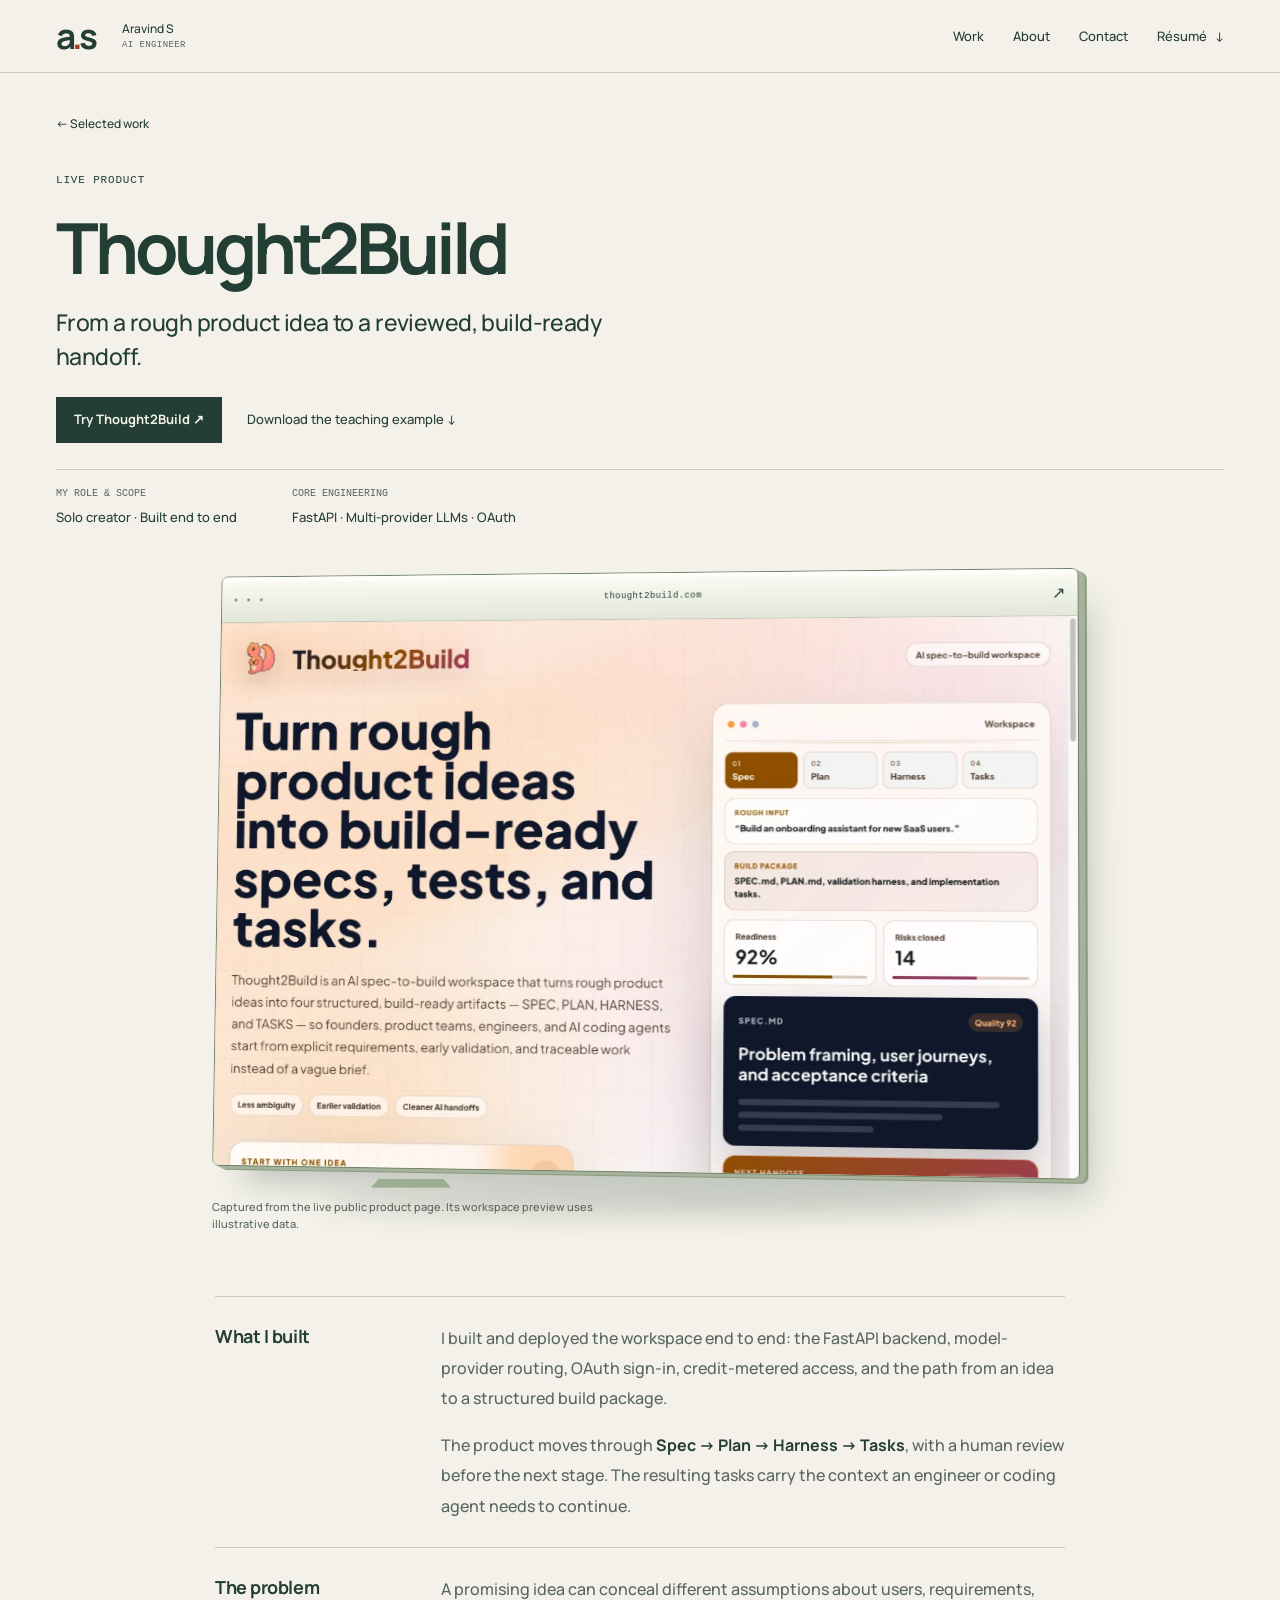
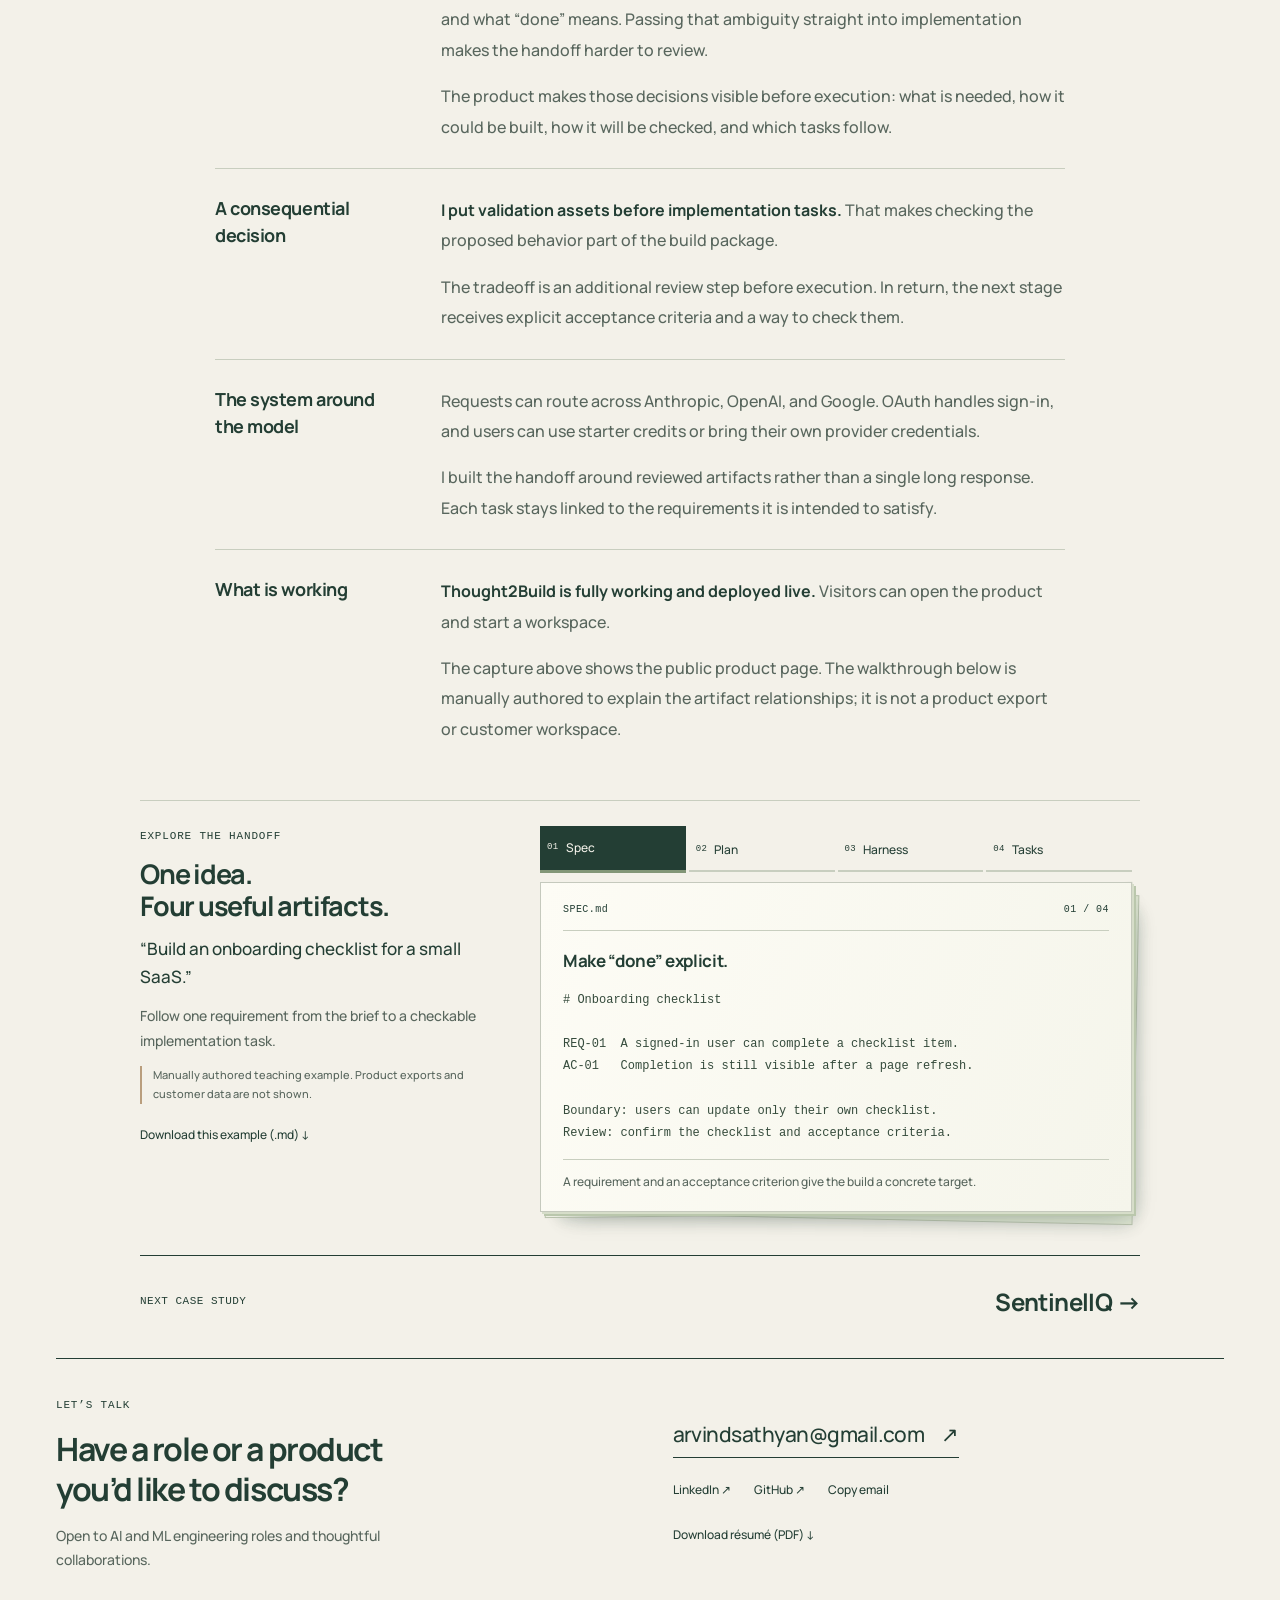
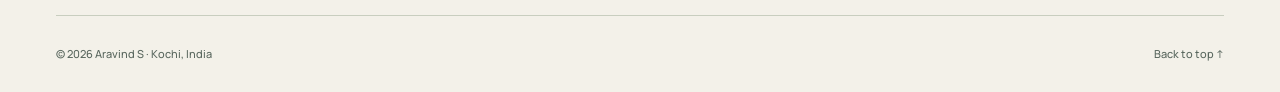
<file: work/thought2build.html>
<!doctype html>
<html lang="en">
  <head>
    <meta charset="utf-8" />
    <meta name="viewport" content="width=device-width,initial-scale=1" />
    <title>Thought2Build — Aravind S</title>
    <meta
      name="description"
      content="From a rough product idea to a reviewed, build-ready handoff."
    />
    <meta name="theme-color" content="#f3f1e9" />
    <link
      rel="canonical"
      href="https://arv-ind-s.github.io/work/thought2build.html"
    />
    <meta property="og:type" content="website" />
    <meta property="og:title" content="Thought2Build — Aravind S" />
    <meta
      property="og:description"
      content="From a rough product idea to a reviewed, build-ready handoff."
    />
    <meta
      property="og:url"
      content="https://arv-ind-s.github.io/work/thought2build.html"
    />
    <meta
      property="og:image"
      content="https://arv-ind-s.github.io/assets/social.png"
    />
    <meta name="twitter:card" content="summary_large_image" />
    <link rel="icon" href="/assets/favicon.svg" />
    <link
      rel="preload"
      href="/assets/manrope-bold.ttf"
      as="font"
      type="font/ttf"
      crossorigin
    />
    <link rel="stylesheet" href="/style.css?v=proof-1" />
    <script src="/site.js?v=proof-1" defer></script>
  </head>
  <body>
    <a class="skip" href="#main">Skip to content</a>
    <header class="site-header">
      <div class="wrap nav-inner">
        <a class="wordmark" href="/" aria-label="Aravind S, home"
          >a<span>.</span>s</a
        ><span class="header-note"
          >Aravind S <span class="mono">AI ENGINEER</span></span
        >
        <nav aria-label="Main navigation">
          <a href="/#work">Work</a><a href="/#about">About</a
          ><a href="/#contact">Contact</a
          ><a class="nav-resume" href="/assets/Aravind_S_AI_Engineer_Resume_v2.pdf" download
            >Résumé <span aria-hidden="true">↓</span></a
          >
        </nav>
      </div>
    </header>
    <main id="main" tabindex="-1">
      <header class="case-hero wrap" id="top">
        <a class="breadcrumb" href="/#work">← Selected work</a>
        <p class="eyebrow mono">LIVE PRODUCT</p>
        <h1>Thought2Build</h1>
        <p class="case-subtitle">
          From a rough product idea to a reviewed, build-ready handoff.
        </p>
        <div class="case-actions">
          <a class="button primary" href="https://thought2build.com/"
            >Try Thought2Build ↗</a
          ><a class="quiet-link" href="/assets/onboarding-worked-example.md"
            >Download the teaching example ↓</a
          >
        </div>
        <dl class="case-meta">
          <div>
            <dt>MY ROLE & SCOPE</dt>
            <dd>Solo creator · Built end to end</dd>
          </div>
          <div>
            <dt>CORE ENGINEERING</dt>
            <dd>FastAPI · Multi-provider LLMs · OAuth</dd>
          </div>
        </dl>
      </header>
      <div class="case-layout wrap">
        <div class="case-visual">
          <figure class="product-capture">
            <a
              href="https://thought2build.com/"
              aria-label="Open the live Thought2Build product"
              ><div class="browser-bar">
                <span class="browser-dots" aria-hidden="true">● ● ●</span
                ><span class="mono">thought2build.com</span
                ><span aria-hidden="true">↗</span>
              </div>
              <img
                src="/assets/thought2build-live.webp"
                alt="The live Thought2Build public page, showing its spec-to-build workflow and workspace preview"
                width="1280"
                height="820"
                fetchpriority="high"
            /></a>
            <figcaption>
              Captured from the live public product page. Its workspace preview
              uses illustrative data.
            </figcaption>
          </figure>
        </div>
        <div class="case-body">
          <section>
            <h2>What I built</h2>
            <div>
              <p>
                I built and deployed the workspace end to end: the FastAPI
                backend, model-provider routing, OAuth sign-in, credit-metered
                access, and the path from an idea to a structured build package.
              </p>
              <p>
                The product moves through
                <strong>Spec → Plan → Harness → Tasks</strong>, with a human
                review before the next stage. The resulting tasks carry the
                context an engineer or coding agent needs to continue.
              </p>
            </div>
          </section>
          <section>
            <h2>The problem</h2>
            <div>
              <p>
                A promising idea can conceal different assumptions about users,
                requirements, and what “done” means. Passing that ambiguity
                straight into implementation makes the handoff harder to review.
              </p>
              <p>
                The product makes those decisions visible before execution: what
                is needed, how it could be built, how it will be checked, and
                which tasks follow.
              </p>
            </div>
          </section>
          <section>
            <h2>A consequential decision</h2>
            <div>
              <p>
                <strong
                  >I put validation assets before implementation tasks.</strong
                >
                That makes checking the proposed behavior part of the build
                package.
              </p>
              <p>
                The tradeoff is an additional review step before execution. In
                return, the next stage receives explicit acceptance criteria and
                a way to check them.
              </p>
            </div>
          </section>
          <section>
            <h2>The system around the model</h2>
            <div>
              <p>
                Requests can route across Anthropic, OpenAI, and Google. OAuth
                handles sign-in, and users can use starter credits or bring
                their own provider credentials.
              </p>
              <p>
                I built the handoff around reviewed artifacts rather than a
                single long response. Each task stays linked to the requirements
                it is intended to satisfy.
              </p>
            </div>
          </section>
          <section>
            <h2>What is working</h2>
            <div>
              <p>
                <strong
                  >Thought2Build is fully working and deployed live.</strong
                >
                Visitors can open the product and start a workspace.
              </p>
              <p>
                The capture above shows the public product page. The walkthrough
                below is manually authored to explain the artifact
                relationships; it is not a product export or customer workspace.
              </p>
            </div>
          </section>
        </div>
        <div class="sample-explorer">
          <div class="sample-intro">
            <p class="eyebrow mono">EXPLORE THE HANDOFF</p>
            <h3>One idea.<br />Four useful artifacts.</h3>
            <p class="sample-brief">
              “Build an onboarding checklist for a small SaaS.”
            </p>
            <p>
              Follow one requirement from the brief to a checkable
              implementation task.
            </p>
            <p class="sample-disclosure">
              Manually authored teaching example. Product exports and customer
              data are not shown.
            </p>
            <a
              class="quiet-link"
              href="/assets/onboarding-worked-example.md"
              download
              >Download this example (.md) ↓</a
            >
          </div>
          <div class="sample-output">
            <div
              class="sample-controls"
              role="group"
              aria-label="Explore the four build artifacts"
              hidden
            >
              <button
                type="button"
                data-sample="spec"
                aria-pressed="true"
                aria-controls="sample-spec"
              >
                <span class="mono">01</span>Spec</button
              ><button
                type="button"
                data-sample="plan"
                aria-pressed="false"
                aria-controls="sample-plan"
              >
                <span class="mono">02</span>Plan</button
              ><button
                type="button"
                data-sample="harness"
                aria-pressed="false"
                aria-controls="sample-harness"
              >
                <span class="mono">03</span>Harness</button
              ><button
                type="button"
                data-sample="tasks"
                aria-pressed="false"
                aria-controls="sample-tasks"
              >
                <span class="mono">04</span>Tasks
              </button>
            </div>
            <div class="sample-panels">
              <section
                class="sample-panel"
                id="sample-spec"
                data-sample-panel="spec"
              >
                <div class="artifact-bar mono">
                  <span>SPEC.md</span><span>01 / 04</span>
                </div>
                <h4>Make “done” explicit.</h4>
                <pre>
# Onboarding checklist

REQ-01  A signed-in user can complete a checklist item.
AC-01   Completion is still visible after a page refresh.

Boundary: users can update only their own checklist.
Review: confirm the checklist and acceptance criteria.</pre>
                <p class="artifact-why">
                  A requirement and an acceptance criterion give the build a
                  concrete target.
                </p>
              </section>
              <section
                class="sample-panel"
                id="sample-plan"
                data-sample-panel="plan"
              >
                <div class="artifact-bar mono">
                  <span>PLAN.md</span><span>02 / 04</span>
                </div>
                <h4>Choose a path before implementing.</h4>
                <pre>
# One implementation approach

Store completion against (user_id, item_id).
PATCH /checklist/items/{id} accepts a completed flag.
The server verifies ownership before persisting it.

Decision: saved server state is authoritative.
Risk to check: an update must not affect another user.</pre>
                <p class="artifact-why">
                  The plan makes the persistence and authorization decisions
                  explicit.
                </p>
              </section>
              <section
                class="sample-panel"
                id="sample-harness"
                data-sample-panel="harness"
              >
                <div class="artifact-bar mono">
                  <span>ACCEPTANCE.md</span><span>03 / 04</span>
                </div>
                <h4>Check the promised behavior.</h4>
                <pre>
# Acceptance check: AC-01 → REQ-01

Given: a signed-in user with an incomplete item
When:  they complete it and refresh the page
Then:  the same item remains complete

Boundary check:
A different user cannot update that checklist item.</pre>
                <p class="artifact-why">
                  The acceptance check tests both the promised behavior and its
                  access boundary.
                </p>
              </section>
              <section
                class="sample-panel"
                id="sample-tasks"
                data-sample-panel="tasks"
              >
                <div class="artifact-bar mono">
                  <span>TASKS.md</span><span>04 / 04</span>
                </div>
                <h4>Hand off traceable work.</h4>
                <pre>
# Delivery task T-03 → REQ-01 / AC-01

Implement the checklist completion endpoint.
- Verify checklist ownership.
- Persist completion for the current user.
- Add the AC-01 acceptance check.

Done: completion survives refresh and the check passes.</pre>
                <p class="artifact-why">
                  A task points back to its requirement and check, so the next
                  person has context.
                </p>
              </section>
            </div>
          </div>
        </div>
        <a class="next-case" href="/work/sentineliq.html"
          ><span class="mono">NEXT CASE STUDY</span
          ><strong>SentinelIQ →</strong></a
        >
      </div>
      <section class="contact wrap" id="contact">
        <div>
          <p class="eyebrow mono">LET’S TALK</p>
          <h2>Have a role or a product<br />you’d like to discuss?</h2>
          <p>
            Open to AI and ML engineering roles and thoughtful collaborations.
          </p>
        </div>
        <div class="contact-actions">
          <a class="email" href="mailto:arvindsathyan@gmail.com"
            >arvindsathyan@gmail.com <span aria-hidden="true">↗</span></a
          >
          <div class="social-links">
            <a href="https://www.linkedin.com/in/97aravind-s/">LinkedIn ↗</a
            ><a href="https://github.com/Arv-ind-s">GitHub ↗</a
            ><button type="button" class="copy-email" hidden>Copy email</button
            ><span class="sr-only copy-status" role="status"></span>
          </div>
          <a class="quiet-link" href="/assets/Aravind_S_AI_Engineer_Resume_v2.pdf" download
            >Download résumé (PDF) ↓</a
          >
        </div>
      </section>
    </main>
    <footer class="footer wrap">
      <span>© <span data-year>2026</span> Aravind S · Kochi, India</span
      ><a href="#top">Back to top ↑</a>
    </footer>
  </body>
</html>
</file>
<file: style.css>
@font-face {
  font-family: Manrope;
  src: url("/assets/manrope-medium.ttf") format("truetype");
  font-weight: 400 500;
  font-display: swap;
}
@font-face {
  font-family: Manrope;
  src: url("/assets/manrope-bold.ttf") format("truetype");
  font-weight: 600 800;
  font-display: swap;
}
:root {
  --paper: #f3f1e9;
  --ink: #233e34;
  --muted: #58665d;
  --rule: #c8cebf;
  --accent: #a63e24;
  --mono: "SFMono-Regular", Consolas, "Liberation Mono", monospace;
}
* {
  box-sizing: border-box;
}
html {
  scroll-behavior: smooth;
  scroll-padding-top: 95px;
}
body {
  margin: 0;
  background: var(--paper);
  color: var(--ink);
  font-family: Manrope, Arial, sans-serif;
  font-size: 16px;
  line-height: 1.75;
  -webkit-font-smoothing: antialiased;
}
main:focus {
  outline: none;
}
a {
  color: inherit;
  text-decoration: none;
}
button {
  font: inherit;
  color: inherit;
  cursor: pointer;
}
button,
a {
  -webkit-tap-highlight-color: transparent;
}
button {
  border-radius: 0;
}
h1,
h2,
h3,
h4,
p,
figure {
  margin: 0;
}
h1,
h2,
h3,
h4 {
  line-height: 1.15;
  font-weight: 600;
}
h1,
h2,
h3 {
  letter-spacing: -0.045em;
}
img,
svg {
  max-width: 100%;
  display: block;
}
::selection {
  background: #d4dcc6;
  color: #183b2e;
}
:focus-visible {
  outline: 2px solid var(--accent);
  outline-offset: 5px;
}
[hidden] {
  display: none !important;
}
.wrap {
  width: calc(100% - 112px);
  max-width: 1248px;
  margin-inline: auto;
}
.mono {
  font-family: var(--mono);
  font-size: 11px;
  line-height: 1.6;
  letter-spacing: 0.045em;
}
.eyebrow {
  display: flex;
  align-items: center;
  gap: 9px;
  font-size: 11px;
  letter-spacing: 0.075em;
}
.sr-only {
  position: absolute;
  width: 1px;
  height: 1px;
  margin: -1px;
  overflow: hidden;
  clip: rect(0, 0, 0, 0);
  white-space: nowrap;
}
.skip {
  position: fixed;
  z-index: 100;
  top: -80px;
  left: 15px;
  background: var(--ink);
  color: var(--paper);
  padding: 10px 18px;
}
.skip:focus {
  top: 10px;
}
.status-dot {
  width: 6px;
  height: 6px;
  background: var(--accent);
  border-radius: 50%;
  display: inline-block;
  flex-shrink: 0;
}
.site-header {
  position: sticky;
  top: 0;
  z-index: 30;
  background: #f3f1e9f5;
  backdrop-filter: blur(12px);
  border-bottom: 1px solid var(--rule);
}
.nav-inner {
  height: 72px;
  display: flex;
  align-items: center;
  gap: 23px;
}
.wordmark {
  font-size: 35px;
  line-height: 1;
  letter-spacing: -4px;
  font-weight: 700;
  padding: 10px 5px 10px 0;
}
.wordmark span {
  color: var(--accent);
}
.header-note {
  font-size: 12px;
  line-height: 1.5;
}
.header-note > .mono {
  display: block;
  font-size: 9px;
  color: var(--muted);
}
nav {
  margin-left: auto;
  display: flex;
  gap: 29px;
  align-items: center;
}
nav a {
  font-size: 13px;
  min-height: 44px;
  display: flex;
  align-items: center;
  gap: 8px;
  position: relative;
}
nav a:after {
  content: "";
  position: absolute;
  bottom: 8px;
  left: 0;
  height: 1px;
  width: 100%;
  background: var(--accent);
  transform: scaleX(0);
  transform-origin: left;
  transition: transform 0.2s;
}
nav a:hover:after {
  transform: scaleX(1);
}
.hero {
  display: grid;
  grid-template-columns: 1fr 270px;
  gap: 70px;
  padding: 49px 0 45px;
  align-items: center;
}
.hero h1 {
  font-size: clamp(54px, 6.3vw, 88px);
  letter-spacing: -0.065em;
  line-height: 1.08;
  margin-top: 18px;
}
.hero h1 > span {
  color: var(--accent);
}
.hero-position {
  font-size: 27px;
  letter-spacing: -0.025em;
  line-height: 1.35;
  margin-top: 13px;
}
.hero-context {
  font-size: 15px;
  max-width: 53ch;
  color: var(--muted);
  margin-top: 15px;
}
.hero-context a {
  color: var(--ink);
  border-bottom: 1px solid var(--rule);
}
.hero-actions {
  display: flex;
  align-items: center;
  gap: 13px;
  flex-wrap: wrap;
  margin-top: 23px;
}
.button {
  display: inline-flex;
  align-items: center;
  justify-content: space-between;
  gap: 20px;
  min-height: 46px;
  padding: 10px 17px;
  border: 1px solid var(--ink);
  font-size: 13px;
  font-weight: 600;
  transition:
    background 0.2s,
    color 0.2s,
    transform 0.2s;
}
.button:hover {
  background: #e0e6d5;
  transform: translateY(-2px);
}
.button.primary {
  background: var(--ink);
  color: var(--paper);
}
.button.primary:hover {
  background: #355847;
}
.hero-email {
  font-size: 13px;
  min-height: 44px;
  display: inline-flex;
  align-items: center;
  padding: 5px;
}
.hero-email:hover {
  color: var(--accent);
}
.hero-note {
  border-left: 1px solid var(--rule);
  padding-left: 24px;
}
.hero-note > a {
  font-size: 22px;
  letter-spacing: -0.03em;
  display: flex;
  align-items: center;
  justify-content: space-between;
  margin: 13px 0;
}
.hero-note p {
  font-size: 13px;
  color: var(--muted);
  line-height: 1.8;
  margin-bottom: 15px;
}
.hero-note .mono {
  font-size: 9px;
  color: var(--muted);
}
.selected-work {
  padding-bottom: 56px;
}
.featured-project {
  border-top: 2px solid var(--ink);
  background: #eae7dc;
  padding: 24px 28px 30px;
}
.feature-heading {
  display: flex;
  justify-content: space-between;
  align-items: center;
  gap: 20px;
  border-bottom: 1px solid #c3c7b7;
  padding-bottom: 18px;
}
.live-label {
  font-size: 11px;
  display: flex;
  align-items: center;
  gap: 8px;
}
.featured-grid {
  display: grid;
  grid-template-columns: 1fr 1.2fr;
  gap: 42px;
  align-items: center;
  margin-top: 26px;
}
.featured-copy h2 {
  font-size: 35px;
  line-height: 1.15;
}
.project-lede {
  font-size: 25px;
  line-height: 1.3;
  letter-spacing: -0.035em;
  margin-top: 14px;
  margin-bottom: 17px;
}
.featured-copy > p:not(.project-lede):not(.stack) {
  font-size: 15px;
  color: var(--muted);
  line-height: 1.8;
}
.featured-copy .ownership {
  margin-top: 15px;
}
.ownership strong {
  color: var(--ink);
}
.project-links {
  display: flex;
  align-items: center;
  gap: 22px;
  flex-wrap: wrap;
  margin-top: 21px;
}
.text-link {
  display: inline-flex;
  align-items: center;
  gap: 20px;
  min-height: 44px;
  border-bottom: 1px solid var(--ink);
  font-size: 13px;
  font-weight: 600;
  padding: 7px 0;
}
.text-link:hover {
  color: var(--accent);
  border-color: var(--accent);
}
.quiet-link {
  font-size: 13px;
  min-height: 44px;
  display: inline-flex;
  align-items: center;
}
.quiet-link:hover {
  text-decoration: underline;
  text-underline-offset: 5px;
}
.stack {
  margin-top: 19px;
  color: var(--muted);
  font-size: 10px;
  line-height: 1.9;
}
.product-capture {
  min-width: 0;
  align-self: center;
}
.product-capture > a {
  display: block;
  box-shadow: 0 12px 26px #233e3412;
  border: 1px solid #bfc4b7;
  transition:
    transform 0.3s,
    box-shadow 0.3s;
}
.product-capture > a:hover {
  transform: translateY(-4px);
  box-shadow: 0 20px 30px #233e3420;
}
.browser-bar {
  display: flex;
  align-items: center;
  justify-content: space-between;
  padding: 9px 12px;
  background: #f5f3eb;
  border-bottom: 1px solid #c3c8bb;
  gap: 10px;
}
.browser-bar .mono {
  font-size: 9px;
}
.browser-dots {
  font-size: 7px;
  letter-spacing: 4px;
  color: #7e8c78;
}
.product-capture img {
  height: auto;
  width: 100%;
  aspect-ratio: 1280/820;
  object-fit: cover;
}
.product-capture figcaption {
  font-size: 11px;
  color: var(--muted);
  line-height: 1.6;
  margin-top: 11px;
  max-width: 58ch;
}
.sample-explorer {
  display: grid;
  grid-template-columns: 0.75fr 1.25fr;
  gap: 40px;
  border-top: 1px solid var(--rule);
  padding-top: 27px;
  margin-top: 28px;
  align-items: start;
}
.sample-intro h3 {
  font-size: 27px;
  margin-top: 12px;
  line-height: 1.2;
}
.sample-intro > p:not(.eyebrow) {
  font-size: 14px;
  line-height: 1.8;
  margin-top: 13px;
  color: var(--muted);
}
.sample-intro > .sample-brief {
  color: var(--ink) !important;
  font-size: 17px !important;
  line-height: 1.6 !important;
}
.sample-intro > .sample-disclosure {
  font-size: 11px !important;
  line-height: 1.7 !important;
  border-left: 2px solid #b99e7d;
  padding-left: 11px;
}
.sample-intro .quiet-link {
  font-size: 12px;
  margin-top: 9px;
}
.sample-output {
  min-width: 0;
}
.sample-controls {
  display: grid;
  grid-template-columns: repeat(4, 1fr);
  gap: 3px;
  margin-bottom: 10px;
}
.sample-controls button {
  background: transparent;
  border: 0;
  border-bottom: 2px solid var(--rule);
  padding: 9px 7px;
  min-height: 44px;
  display: flex;
  align-items: center;
  gap: 7px;
  font-size: 12px;
}
.sample-controls button .mono {
  font-size: 9px;
}
.sample-controls button[aria-pressed="true"] {
  background: var(--ink);
  color: var(--paper);
  border-color: var(--ink);
}
.sample-controls button:hover {
  border-color: var(--accent);
}
.sample-panel {
  padding: 19px 22px;
  background: #f9f8f1;
  border: 1px solid #c5c9bd;
  box-shadow: 4px 5px 0 #d5d8ca;
  margin-top: 12px;
}
.sample-panel:first-child {
  margin-top: 0;
}
.artifact-bar {
  display: flex;
  align-items: center;
  justify-content: space-between;
  border-bottom: 1px solid var(--rule);
  padding-bottom: 12px;
  font-size: 10px;
}
.sample-panel h4 {
  font-size: 17px;
  letter-spacing: -0.02em;
  margin-top: 17px;
  line-height: 1.5;
}
.sample-panel pre {
  font-family: var(--mono);
  font-size: 12px;
  line-height: 1.85;
  margin: 15px 0;
  white-space: pre-wrap;
  overflow-wrap: anywhere;
  color: #354b3c;
}
.artifact-why {
  font-size: 12px;
  border-top: 1px solid var(--rule);
  padding-top: 12px;
  line-height: 1.7;
  color: var(--muted);
}
.supporting-heading {
  margin: 55px 0 23px;
  display: flex;
  align-items: baseline;
  justify-content: space-between;
  gap: 40px;
}
.supporting-heading h2 {
  font-size: 30px;
}
.supporting-heading p {
  max-width: 46ch;
  font-size: 14px;
  color: var(--muted);
}
.supporting-grid {
  display: grid;
  grid-template-columns: 1fr 1fr;
  gap: 24px;
}
.support-project {
  padding: 27px 28px;
  background: #dfe5d6;
  display: flex;
  flex-direction: column;
  min-width: 0;
}
.support-project.covenant {
  background: #dce2e7;
}
.support-project h3 {
  font-size: 28px;
  margin-top: 16px;
}
.support-project > p:not(.eyebrow):not(.project-summary) {
  font-size: 15px;
  line-height: 1.85;
  color: #435646;
  margin-top: 18px;
}
.support-project.covenant > p:not(.eyebrow):not(.project-summary) {
  color: #465668;
}
.support-project .project-summary {
  font-size: 19px;
  line-height: 1.5;
  margin-top: 12px;
  letter-spacing: -0.02em;
  max-width: 36ch;
}
.mini-flow {
  display: flex;
  align-items: center;
  gap: 10px;
  border-top: 1px solid #aebba1;
  border-bottom: 1px solid #aebba1;
  padding: 16px 0;
  margin-top: 22px;
  font: 10px var(--mono);
}
.mini-flow span + span:before {
  content: "→";
  margin-right: 10px;
}
.horizon-strip {
  display: flex;
  align-items: center;
  justify-content: space-around;
  border-top: 1px solid #b1bdc9;
  border-bottom: 1px solid #b1bdc9;
  padding: 10px 0;
  margin-top: 22px;
  font-size: 26px;
  line-height: 1.5;
}
.horizon-strip small {
  font: 10px var(--mono);
}
.project-proof {
  display: flex;
  justify-content: space-between;
  gap: 20px;
  align-items: center;
  margin-top: 23px;
  padding-top: 16px;
  border-top: 1px solid #afbcaa;
}
.project-proof > .mono {
  font-size: 9px;
  max-width: 28ch;
}
.project-proof strong {
  font-size: 13px;
  white-space: nowrap;
}
.support-project .project-links {
  margin-top: auto;
  padding-top: 18px;
  gap: 24px;
}
.support-project .decision {
  padding-bottom: 20px;
}
.more-work {
  margin-top: 28px;
}
.project-row {
  display: grid;
  grid-template-columns: 26px 1fr 24px;
  gap: 18px;
  padding: 23px 0;
  border-top: 1px solid var(--rule);
  align-items: center;
}
.project-row:last-child {
  border-bottom: 1px solid var(--rule);
}
.project-row h3 {
  font-size: 18px;
  line-height: 1.4;
  letter-spacing: -0.025em;
}
.project-row p {
  font-size: 13px;
  color: var(--muted);
  margin-top: 5px;
}
.project-row > span:last-child {
  font-size: 26px;
}
.project-row:hover h3 {
  color: var(--accent);
}
.approach-section {
  border-top: 1px solid var(--ink);
  padding: 42px 0 60px;
}
.approach-intro {
  display: grid;
  grid-template-columns: 1fr 1fr;
  gap: 17px 60px;
}
.approach-intro > .eyebrow {
  grid-column: 1/-1;
}
.approach-intro h2 {
  font-size: 34px;
  line-height: 1.2;
}
.approach-intro > p:last-child {
  font-size: 15px;
  color: var(--muted);
  max-width: 45ch;
  align-self: center;
}
.approach-study {
  display: grid;
  grid-template-columns: 1fr 1fr;
  gap: 60px;
  align-items: center;
  margin-top: 22px;
  min-width: 0;
}
.system-scene {
  height: 300px;
  position: relative;
  perspective: 1000px;
  isolation: isolate;
  overflow: hidden;
  background-image: radial-gradient(#c2cbbc 0.6px, transparent 0.6px);
  background-size: 20px 20px;
}
.system-assembly {
  position: absolute;
  width: 175px;
  height: 175px;
  left: 50%;
  top: 50%;
  margin: -87.5px 0 0 -87.5px;
  transform-style: preserve-3d;
  transform: rotateX(52deg) rotateZ(-25deg);
  transition: transform 0.7s cubic-bezier(0.2, 0.7, 0.2, 1);
}
.system-deck {
  position: absolute;
  inset: 0;
  border: 1px solid #81917b;
  border-radius: 5px;
  transform-style: preserve-3d;
  box-shadow:
    1px 1px #adb9a4,
    2px 2px #adb9a4,
    3px 3px #adb9a4,
    10px 14px 18px #233e3420;
  transition:
    transform 0.7s cubic-bezier(0.2, 0.7, 0.2, 1),
    background 0.4s;
}
.deck-input {
  transform: translateZ(-42px) translateX(-10px);
  background: #cbd8c5;
}
.deck-model {
  transform: translateZ(10px);
  background: #e0e6d7;
}
.deck-verify {
  transform: translateZ(62px) translateX(10px);
  background: #f4f3e9;
}
.deck-label {
  position: absolute;
  left: 12px;
  top: 12px;
  font: 10px var(--mono);
  letter-spacing: 0.02em;
}
.deck-corner {
  position: absolute;
  right: 13px;
  bottom: 10px;
  font: 18px var(--mono);
}
.layer-artifact {
  position: absolute;
  inset: 55px 24px 36px;
  display: grid;
  gap: 8px;
}
.layer-artifact span {
  display: flex;
  align-items: center;
  justify-content: center;
  border: 1px solid #a2af97;
  background: #f3f1e9cc;
  font: 11px var(--mono);
  letter-spacing: 0.1em;
}
.system-scene[data-focus="define"] .deck-input {
  transform: translateZ(-42px) translateX(-60px);
  background: #d5bda2;
  border-color: var(--accent);
}
.system-scene[data-focus="verify"] .deck-model {
  transform: translateZ(10px) translateX(-58px);
  background: #d5bda2;
  border-color: var(--accent);
}
.system-scene[data-focus="deliver"] .deck-verify {
  transform: translateZ(82px) translateX(30px);
  background: #e6ccb3;
  border-color: var(--accent);
}
.system-scene[data-focus="verify"] .system-assembly {
  transform: rotateX(49deg) rotateZ(-20deg);
}
.system-scene[data-focus="deliver"] .system-assembly {
  transform: rotateX(45deg) rotateZ(-30deg);
}
.scene-orbit {
  position: absolute;
  width: 280px;
  height: 140px;
  border: 1px dashed #c9cfc0;
  border-radius: 50%;
  left: 50%;
  top: 60%;
  transform: translate(-50%, -50%) rotate(-15deg);
}
.approach-copy {
  min-width: 0;
}
.approach-controls {
  display: grid;
  grid-template-columns: repeat(3, 1fr);
  gap: 4px;
  border-bottom: 1px solid var(--rule);
}
.approach-controls button {
  border: 0;
  border-bottom: 2px solid transparent;
  background: none;
  min-height: 46px;
  padding: 9px 4px;
  font: 11px var(--mono);
  text-align: left;
}
.approach-controls button[aria-pressed="true"] {
  border-color: var(--accent);
  color: var(--accent);
}
.approach-details {
  padding-top: 18px;
  min-height: 234px;
}
.approach-details section + section {
  margin-top: 22px;
}
.approach-details h3 {
  font-size: 21px;
  line-height: 1.4;
  letter-spacing: -0.025em;
}
.approach-details p {
  font-size: 15px;
  line-height: 1.85;
  color: var(--muted);
  margin-top: 11px;
}
.approach-details .text-link {
  font-size: 12px;
  margin-top: 9px;
}
.about {
  background: var(--ink);
  color: var(--paper);
  padding: 60px 0;
}
.about-grid {
  display: grid;
  grid-template-columns: 1.2fr 0.8fr;
  gap: 100px;
}
.about h2 {
  font-size: 35px;
  line-height: 1.2;
  margin-top: 20px;
}
.about p:not(.eyebrow) {
  font-size: 15px;
  color: #d2d9cf;
  line-height: 1.9;
  margin-top: 18px;
}
.about .about-lede {
  font-size: 20px !important;
  color: var(--paper) !important;
  line-height: 1.65 !important;
  letter-spacing: -0.02em;
}
.light {
  color: var(--paper);
  border-color: #8da28f;
  margin-top: 20px;
}
.light:hover {
  color: #f1bd9e;
  border-color: #f1bd9e;
}
.experience {
  border-top: 1px solid #607969;
  padding: 18px 0 22px;
}
.experience > .mono {
  font-size: 10px;
  color: #cad3c6;
}
.experience h3 {
  font-size: 18px;
  letter-spacing: -0.015em;
  margin-top: 10px;
}
.experience p {
  font-size: 13px !important;
  margin-top: 4px !important;
}
.toolkit {
  border-top: 1px solid #607969;
  padding-top: 20px;
}
.toolkit > p:last-child {
  font-size: 13px !important;
  margin-top: 10px !important;
}
.credentials {
  padding: 50px 0 60px;
  display: grid;
  grid-template-columns: 0.75fr 1.5fr;
  gap: 50px;
}
.credentials h2 {
  font-size: 31px;
  margin-top: 15px;
}
.core-credentials {
  display: grid;
  grid-template-columns: repeat(3, 1fr);
  gap: 22px;
}
.core-credentials a {
  border-top: 1px solid var(--rule);
  padding-top: 14px;
  display: flex;
  flex-direction: column;
  align-items: start;
  gap: 8px;
  min-height: 110px;
}
.core-credentials a:hover strong {
  color: var(--accent);
}
.core-credentials .mono {
  font-size: 9px;
  color: var(--muted);
}
.core-credentials strong {
  font-size: 14px;
  line-height: 1.6;
  letter-spacing: -0.015em;
}
.core-credentials a > span:last-child {
  font-size: 12px;
  color: var(--muted);
}
.additional-credentials {
  border-top: 1px solid var(--rule);
  border-bottom: 1px solid var(--rule);
  margin-top: 20px;
}
.additional-credentials summary {
  list-style: none;
  display: flex;
  align-items: center;
  justify-content: space-between;
  min-height: 50px;
  font-size: 13px;
  cursor: pointer;
  gap: 20px;
}
.additional-credentials summary::-webkit-details-marker {
  display: none;
}
.additional-credentials summary > span {
  font-size: 20px;
  transition: transform 0.2s;
}
.additional-credentials[open] summary > span {
  transform: rotate(45deg);
}
.additional-credentials p {
  font-size: 13px;
  color: var(--muted);
  margin-bottom: 17px;
  line-height: 1.8;
}
.additional-credentials a {
  border-bottom: 1px solid var(--rule);
}
.contact {
  border-top: 1px solid var(--ink);
  padding-top: 38px;
  padding-bottom: 42px;
  display: grid;
  grid-template-columns: 1fr 1fr;
  gap: 65px;
}
.contact h2 {
  font-size: 32px;
  line-height: 1.25;
  margin-top: 14px;
}
.contact p:not(.eyebrow) {
  font-size: 14px;
  color: var(--muted);
  margin-top: 15px;
  max-width: 43ch;
}
.contact-actions {
  align-self: center;
  min-width: 0;
}
.email {
  font-size: 21px;
  line-height: 1.5;
  letter-spacing: -0.025em;
  border-bottom: 1px solid var(--ink);
  display: inline-flex;
  gap: 17px;
  align-items: center;
  min-height: 44px;
}
.email:hover {
  color: var(--accent);
}
.social-links {
  display: flex;
  flex-wrap: wrap;
  align-items: center;
  gap: 23px;
  margin-top: 10px;
}
.social-links a,
.copy-email {
  font-size: 12px;
  min-height: 44px;
  display: inline-flex;
  align-items: center;
  background: none;
  border: 0;
  padding: 5px 0;
}
.social-links a:hover,
.copy-email:hover {
  color: var(--accent);
}
.contact-actions > .quiet-link {
  font-size: 12px;
  margin-top: 1px;
}
.footer {
  display: flex;
  justify-content: space-between;
  gap: 20px;
  border-top: 1px solid var(--rule);
  font-size: 11px;
  color: var(--muted);
  padding: 16px 0 max(16px, env(safe-area-inset-bottom));
}
.footer a {
  min-height: 44px;
  display: flex;
  align-items: center;
}
.footer > span {
  align-self: center;
}
.case-hero {
  padding: 28px 0 34px;
}
.breadcrumb {
  display: inline-flex;
  align-items: center;
  min-height: 44px;
  font-size: 12px;
}
.case-hero > .eyebrow {
  margin-top: 27px;
}
.case-hero h1 {
  font-size: clamp(44px, 5.5vw, 72px);
  margin-top: 17px;
  letter-spacing: -0.06em;
}
.case-subtitle {
  font-size: 23px;
  line-height: 1.5;
  letter-spacing: -0.025em;
  max-width: 43ch;
  margin-top: 17px;
}
.case-actions {
  display: flex;
  align-items: center;
  gap: 25px;
  flex-wrap: wrap;
  margin-top: 23px;
}
.case-meta {
  display: flex;
  gap: 55px;
  flex-wrap: wrap;
  border-top: 1px solid var(--rule);
  padding-top: 18px;
  margin: 26px 0 0;
}
.case-meta dt {
  font: 10px var(--mono);
  color: var(--muted);
}
.case-meta dd {
  font-size: 13px;
  margin: 7px 0 0;
}
.case-layout {
  max-width: 1000px;
}
.case-visual {
  margin: 0 0 38px;
}
.case-visual .product-capture {
  max-width: 900px;
  margin: auto;
}
.case-visual .product-capture img {
}
.case-body {
  max-width: 850px;
  margin: auto;
}
.case-body > section {
  display: grid;
  grid-template-columns: 190px 1fr;
  gap: 36px;
  padding: 26px 0;
  border-top: 1px solid var(--rule);
  scroll-margin-top: 100px;
}
.case-body h2 {
  font-size: 18px;
  line-height: 1.5;
  letter-spacing: -0.025em;
}
.case-body p {
  font-size: 16px;
  line-height: 1.9;
  color: var(--muted);
  margin-bottom: 16px;
}
.case-body p:last-child {
  margin-bottom: 0;
}
.case-body strong {
  color: var(--ink);
}
.case-system {
  background: #dfe5d6;
  padding: 30px;
}
.case-system.covenant {
  background: #dce2e7;
}
.architecture-flow {
  list-style: none;
  margin: 24px 0;
  padding: 0;
  display: grid;
  grid-template-columns: repeat(3, 1fr);
  gap: 27px;
}
.architecture-flow li {
  border-top: 1px solid #a3b197;
  padding-top: 12px;
}
.architecture-flow li > span {
  font: 10px var(--mono);
  display: block;
  margin-bottom: 12px;
}
.architecture-flow strong {
  font-size: 18px;
  letter-spacing: -0.02em;
}
.architecture-flow p {
  font-size: 13px;
  line-height: 1.8;
  margin-top: 10px;
}
.case-system figcaption {
  font-size: 11px;
  color: var(--muted);
}
.evidence-block {
  padding: 28px;
  background: #e2e6d8;
  margin-top: 30px;
  scroll-margin-top: 100px;
}
.evidence-block h2 {
  font-size: 28px;
  margin-top: 12px;
}
.evidence-block > p:not(.eyebrow) {
  font-size: 14px;
  line-height: 1.85;
  margin-top: 15px;
  max-width: 70ch;
}
.evidence-metrics {
  display: flex;
  gap: 50px;
  flex-wrap: wrap;
  margin: 25px 0;
}
.evidence-metrics dt {
  font-size: 12px;
}
.evidence-metrics dd {
  font-size: 35px;
  line-height: 1.3;
  letter-spacing: -0.04em;
  margin: 7px 0 0;
}
.evidence-block .text-link {
  margin-top: 12px;
}
.case-layout > .sample-explorer {
  margin: 30px 0;
}
.next-case {
  border-top: 1px solid var(--ink);
  display: flex;
  justify-content: space-between;
  gap: 30px;
  align-items: center;
  margin-top: 35px;
  padding: 25px 0 35px;
}
.next-case strong {
  font-size: 24px;
  letter-spacing: -0.025em;
}
.next-case:hover strong {
  color: var(--accent);
}
@media (max-width: 1100px) {
  .wrap {
    width: calc(100% - 64px);
  }
  .hero {
    gap: 35px;
    grid-template-columns: 1fr 230px;
  }
  .hero-note {
    padding-left: 20px;
  }
  .featured-grid {
    gap: 28px;
    grid-template-columns: 1fr 1.05fr;
  }
  .featured-project {
    padding: 22px;
  }
  .featured-copy h2 {
    font-size: 32px;
  }
  .featured-copy .project-lede {
    font-size: 23px;
  }
  .featured-copy > p:not(.project-lede):not(.stack) {
    font-size: 14px;
  }
  .project-links {
    gap: 17px;
  }
  .button {
    font-size: 12px;
    padding: 10px 14px;
    gap: 16px;
  }
  .sample-explorer {
    gap: 28px;
  }
  .sample-panel {
    padding: 17px;
  }
  .support-project {
    padding: 24px;
  }
  .about-grid {
    gap: 60px;
  }
  .credentials {
    grid-template-columns: 0.6fr 1.4fr;
    gap: 30px;
  }
  .core-credentials {
    gap: 18px;
  }
  .contact {
    gap: 35px;
  }
  .email {
    font-size: 18px;
  }
  .approach-study {
    gap: 35px;
  }
}
@media (max-width: 760px) {
  html {
    scroll-padding-top: 82px;
  }
  .wrap {
    width: calc(100% - 40px);
  }
  .nav-inner {
    height: 64px;
    gap: 15px;
  }
  .wordmark {
    font-size: 31px;
  }
  .header-note {
    display: none;
  }
  nav {
    gap: 24px;
  }
  nav a {
    font-size: 12px;
  }
  nav .nav-resume {
    display: none;
  }
  .hero {
    display: block;
    padding: 33px 0 32px;
  }
  .hero h1 {
    font-size: 56px;
    margin-top: 15px;
  }
  .hero .eyebrow {
    font-size: 9px;
  }
  .hero-position {
    font-size: 25px;
    line-height: 1.3;
    margin-top: 11px;
  }
  .hero-context {
    font-size: 15px;
    line-height: 1.8;
    margin-top: 13px;
    max-width: 40ch;
  }
  .hero-actions {
    gap: 10px;
    margin-top: 20px;
  }
  .hero-email {
    font-size: 12px;
  }
  .hero-note {
    display: none;
  }
  .featured-project {
    padding: 20px 17px 25px;
  }
  .feature-heading {
    align-items: start;
    gap: 12px;
    padding-bottom: 16px;
  }
  .feature-heading .eyebrow {
    font-size: 9px;
  }
  .live-label {
    font-size: 10px;
    gap: 6px;
    white-space: nowrap;
  }
  .featured-grid {
    display: flex;
    flex-direction: column;
    gap: 25px;
    align-items: stretch;
    margin-top: 23px;
  }
  .featured-copy h2 {
    font-size: 33px;
  }
  .featured-copy .project-lede {
    font-size: 24px;
    margin-top: 12px;
    margin-bottom: 15px;
  }
  .featured-copy .project-lede br {
    display: none;
  }
  .featured-copy > p:not(.project-lede):not(.stack) {
    font-size: 16px;
    line-height: 1.8;
  }
  .featured-copy .ownership {
    font-size: 14px !important;
  }
  .featured-copy .project-links {
    gap: 13px 20px;
    margin-top: 19px;
  }
  .button {
    font-size: 12px;
    min-height: 46px;
  }
  .text-link {
    font-size: 12px;
  }
  .stack {
    font-size: 9px;
    margin-top: 15px;
  }
  .product-capture figcaption {
    font-size: 11px;
  }
  .sample-explorer {
    display: block;
    margin-top: 25px;
    padding-top: 22px;
  }
  .sample-intro h3 {
    font-size: 26px;
    margin-top: 10px;
  }
  .sample-intro h3 br {
    display: none;
  }
  .sample-intro > p:not(.eyebrow) {
    font-size: 15px;
    margin-top: 12px;
  }
  .sample-intro > .sample-brief {
    font-size: 17px !important;
  }
  .sample-output {
    margin-top: 17px;
  }
  .sample-controls button {
    font-size: 11px;
    padding: 9px 3px;
    gap: 4px;
    justify-content: center;
  }
  .sample-controls button .mono {
    font-size: 8px;
  }
  .sample-panel {
    padding: 15px 13px;
  }
  .sample-panel h4 {
    font-size: 17px;
  }
  .sample-panel pre {
    font-size: 11px;
    line-height: 1.85;
  }
  .artifact-bar {
    font-size: 9px;
  }
  .artifact-why {
    font-size: 12px;
  }
  .supporting-heading {
    margin-top: 37px;
    display: block;
  }
  .supporting-heading h2 {
    font-size: 29px;
  }
  .supporting-heading p {
    font-size: 15px;
    margin-top: 12px;
    line-height: 1.8;
  }
  .supporting-grid {
    grid-template-columns: 1fr;
    gap: 20px;
  }
  .support-project {
    padding: 24px 22px;
  }
  .support-project h3 {
    font-size: 27px;
    margin-top: 12px;
  }
  .support-project .project-summary {
    font-size: 20px;
  }
  .support-project > p:not(.eyebrow):not(.project-summary) {
    font-size: 16px;
    line-height: 1.85;
  }
  .support-project .project-links {
    margin-top: 0;
    padding-top: 14px;
  }
  .project-proof {
    margin-top: 10px;
  }
  .mini-flow {
    font-size: 10px;
    gap: 8px;
  }
  .mini-flow span + span:before {
    margin-right: 8px;
  }
  .more-work {
    margin-top: 20px;
  }
  .project-row {
    gap: 12px;
    grid-template-columns: 20px 1fr 20px;
    padding: 21px 0;
  }
  .project-row h3 {
    font-size: 17px;
  }
  .project-row p {
    font-size: 13px;
    line-height: 1.8;
  }
  .project-row > .mono {
    font-size: 10px;
  }
  .selected-work {
    padding-bottom: 40px;
  }
  .approach-section {
    padding-top: 31px;
    padding-bottom: 42px;
  }
  .approach-intro {
    display: block;
  }
  .approach-intro h2 {
    font-size: 31px;
    margin-top: 14px;
  }
  .approach-intro > p:last-child {
    font-size: 16px;
    margin-top: 16px;
    line-height: 1.85;
  }
  .approach-study {
    grid-template-columns: 1fr;
    gap: 15px;
    margin-top: 16px;
  }
  .system-scene {
    height: 300px;
  }
  .approach-details {
    min-height: 270px;
  }
  .approach-details h3 {
    font-size: 22px;
  }
  .approach-details p {
    font-size: 16px;
  }
  .approach-details .text-link {
    font-size: 12px;
  }
  .about {
    padding: 42px 0;
  }
  .about-grid {
    grid-template-columns: 1fr;
    gap: 30px;
  }
  .about h2 {
    font-size: 31px;
  }
  .about h2 br {
    display: none;
  }
  .about p:not(.eyebrow) {
    font-size: 16px;
  }
  .about .about-lede {
    font-size: 20px !important;
  }
  .about .text-link {
    font-size: 12px;
  }
  .experience-list {
    display: grid;
    grid-template-columns: 1fr 1fr;
    gap: 0 20px;
  }
  .experience h3 {
    font-size: 16px;
    line-height: 1.4;
  }
  .experience > .mono {
    font-size: 9px;
  }
  .experience p {
    font-size: 12px !important;
    line-height: 1.7 !important;
  }
  .toolkit {
    grid-column: 1/-1;
  }
  .credentials {
    grid-template-columns: 1fr;
    gap: 24px;
    padding: 36px 0 42px;
  }
  .credentials h2 {
    font-size: 29px;
    margin-top: 12px;
  }
  .core-credentials {
    grid-template-columns: 1fr;
    gap: 0;
  }
  .core-credentials a {
    display: grid;
    grid-template-columns: 75px 1fr;
    gap: 4px 12px;
    min-height: 0;
    padding: 15px 0;
  }
  .core-credentials .mono {
    font-size: 9px;
    grid-row: 1/3;
  }
  .core-credentials strong {
    font-size: 15px;
  }
  .core-credentials a > span:last-child {
    grid-column: 2;
    font-size: 12px;
  }
  .additional-credentials {
    margin-top: 7px;
  }
  .additional-credentials summary {
    font-size: 14px;
  }
  .additional-credentials p {
    font-size: 14px;
  }
  .contact {
    grid-template-columns: 1fr;
    gap: 22px;
    padding-top: 31px;
    padding-bottom: 30px;
  }
  .contact h2 {
    font-size: 30px;
    line-height: 1.3;
  }
  .contact h2 br {
    display: none;
  }
  .contact p:not(.eyebrow) {
    font-size: 15px;
  }
  .email {
    font-size: 18px;
    gap: 12px;
  }
  .social-links {
    gap: 23px;
  }
  .social-links a,
  .copy-email {
    font-size: 12px;
  }
  .footer {
    font-size: 9px;
    gap: 12px;
  }
  .footer a {
    white-space: nowrap;
  }
  .case-hero {
    padding-top: 18px;
    padding-bottom: 25px;
  }
  .case-hero > .eyebrow {
    font-size: 9px;
    margin-top: 22px;
  }
  .case-hero h1 {
    font-size: 45px;
    overflow-wrap: anywhere;
  }
  .case-subtitle {
    font-size: 21px;
    margin-top: 16px;
  }
  .case-actions {
    gap: 8px 20px;
    margin-top: 21px;
  }
  .case-meta {
    display: grid;
    gap: 17px;
    margin-top: 22px;
  }
  .case-meta dt {
    font-size: 9px;
  }
  .case-meta dd {
    font-size: 13px;
    line-height: 1.8;
  }
  .case-visual {
    margin-bottom: 27px;
  }
  .case-body > section {
    grid-template-columns: 1fr;
    gap: 14px;
    padding: 24px 0;
  }
  .case-body h2 {
    font-size: 21px;
  }
  .case-body p {
    font-size: 16px;
    line-height: 1.9;
  }
  .case-system {
    padding: 23px;
  }
  .architecture-flow {
    grid-template-columns: 1fr;
    gap: 22px;
    margin-top: 20px;
  }
  .architecture-flow li {
    padding-top: 10px;
  }
  .architecture-flow strong {
    font-size: 18px;
  }
  .architecture-flow p {
    font-size: 14px;
    margin-top: 7px;
  }
  .architecture-flow li > span {
    margin-bottom: 9px;
  }
  .case-system figcaption {
    font-size: 11px;
  }
  .evidence-block {
    padding: 22px;
    margin-top: 24px;
  }
  .evidence-block h2 {
    font-size: 26px;
  }
  .evidence-block > p:not(.eyebrow) {
    font-size: 15px;
  }
  .evidence-metrics {
    gap: 25px;
  }
  .evidence-metrics dt {
    font-size: 11px;
  }
  .evidence-metrics dd {
    font-size: 30px;
  }
  .evidence-block .text-link {
    font-size: 12px;
  }
  .next-case {
    flex-direction: column;
    align-items: start;
    gap: 11px;
    padding-bottom: 29px;
  }
  .next-case strong {
    font-size: 24px;
  }
  .case-layout > .sample-explorer {
    margin-top: 20px;
  }
}
@media (max-width: 360px) {
  .wrap {
    width: calc(100% - 32px);
  }
  nav {
    gap: 19px;
  }
  .hero h1 {
    font-size: 50px;
  }
  .hero-position {
    font-size: 23px;
  }
  .hero-actions {
    gap: 8px;
  }
  .hero-email {
    width: 100%;
    min-height: 34px;
    padding: 0;
  }
  .featured-project {
    padding-inline: 13px;
  }
  .feature-heading .eyebrow {
    font-size: 8px;
  }
  .live-label {
    font-size: 9px;
  }
  .featured-copy h2 {
    font-size: 29px;
  }
  .featured-copy .project-lede {
    font-size: 23px;
  }
  .sample-controls button {
    font-size: 10px;
    gap: 3px;
  }
  .sample-controls .mono {
    display: none;
  }
  .sample-panel {
    padding-inline: 11px;
  }
  .mini-flow {
    font-size: 9px;
  }
  .mini-flow span + span:before {
    margin-right: 5px;
  }
  .contact h2 {
    font-size: 28px;
  }
  .email {
    font-size: 16px;
  }
  .support-project {
    padding-inline: 19px;
  }
}
@media (prefers-reduced-motion: reduce) {
  html {
    scroll-behavior: auto;
  }
  *,
  *::before,
  *::after {
    animation: none !important;
    transition: none !important;
  }
  .button:hover,
  .product-capture > a:hover {
    transform: none;
  }
}
@media print {
  .site-header,
  .hero-note,
  .system-scene,
  .sample-controls,
  .approach-controls,
  .copy-email,
  .skip {
    display: none;
  }
  .wrap {
    width: 100%;
    max-width: none;
  }
  .hero {
    padding-top: 0;
  }
  .hero h1 {
    font-size: 45px;
  }
  .button {
    border: 1px solid #233e34;
    background: white !important;
    color: #233e34 !important;
  }
  .featured-project,
  .support-project,
  .sample-panel {
    break-inside: avoid;
  }
  .about {
    background: white;
    color: #233e34;
    padding: 25px 0;
  }
  .about p:not(.eyebrow),
  .about .about-lede,
  .experience > .mono {
    color: #233e34 !important;
  }
  .about-grid {
    gap: 30px;
  }
  .light {
    color: #233e34;
  }
  .contact {
    padding-block: 20px;
  }
  .case-body > section {
    break-inside: avoid;
  }
  .footer {
    margin-top: 20px;
  }
}

/* Primary reading text stays comfortable at both sizes. */
.hero-context,
.featured-copy > p:not(.project-lede):not(.stack),
.support-project > p:not(.eyebrow):not(.project-summary),
.approach-details p,
.about p:not(.eyebrow) {
  font-size: 16px;
}
.featured-copy .project-links {
  margin-bottom: 17px;
}
.sample-panel pre {
  font-size: 12px;
}
@media (max-width: 760px) {
  .hero-email {
    display: none;
  }
  .sample-panel pre {
    font-size: 12px;
  }
  .featured-copy .project-links {
    margin-bottom: 17px;
  }
}

/* Spatial product study: the front screen is the live public product capture. */
.featured-grid {
  perspective: 1400px;
  gap: 55px;
  padding-right: 14px;
}
.featured-project {
  background: linear-gradient(115deg, #eae7dc, #e3e4d6);
  border-right: 1px solid #c4caba;
  border-bottom: 5px solid #c8cdbd;
  box-shadow: 0 20px 32px -28px #233e3460;
}
.product-capture {
  position: relative;
  perspective: 1300px;
  padding-bottom: 25px;
  --pointer-x: 0;
  --pointer-y: 0;
}
.product-capture > a {
  position: relative;
  transform-style: preserve-3d;
  transform: rotateX(3deg) rotateY(-8deg) rotateZ(1deg);
  transform-origin: center;
  box-shadow:
    2px 1px #a7b29c,
    4px 2px #a7b29c,
    6px 3px #a7b29c,
    8px 4px #8b9a80,
    22px 27px 30px -12px #233e3440;
  border: 1px solid #6d8065;
  border-radius: 7px;
  transition:
    transform 0.55s cubic-bezier(0.2, 0.7, 0.2, 1),
    box-shadow 0.55s;
}
.product-capture > a:before {
  content: "";
  position: absolute;
  left: 0;
  right: 0;
  top: 0;
  height: 5px;
  border-radius: 7px 7px 0 0;
  background: #ffffff88;
  z-index: 2;
  pointer-events: none;
}
.product-capture > a:hover {
  transform: rotateX(calc(3deg - var(--pointer-y) * 3deg))
    rotateY(calc(-8deg + var(--pointer-x) * 5deg)) rotateZ(0.5deg)
    translateZ(12px);
  box-shadow:
    2px 1px #a7b29c,
    4px 2px #a7b29c,
    6px 3px #a7b29c,
    8px 4px #8b9a80,
    24px 33px 35px -12px #233e3440;
}
.product-capture .browser-bar {
  border-radius: 7px 7px 0 0;
  background: linear-gradient(#fcfbf5, #e2e7d9);
}
.product-capture img {
  border-radius: 0 0 6px 6px;
}
.product-capture:before {
  content: "";
  position: absolute;
  width: 74%;
  height: 32px;
  bottom: 40px;
  left: 15%;
  background: #233e3425;
  border-radius: 50%;
  filter: blur(12px);
  transform: skewX(-12deg);
  z-index: -1;
  pointer-events: none;
}
.product-capture figcaption {
  position: relative;
  margin-top: 26px;
  padding-left: 4px;
}
.product-capture figcaption:before {
  content: "";
  position: absolute;
  width: 80px;
  height: 9px;
  top: -19px;
  left: calc(50% - 40px);
  background: #9cae91;
  box-shadow: 0 4px #c3ccb8;
  clip-path: polygon(10% 0, 90% 0, 100% 100%, 0 100%);
  pointer-events: none;
}
.case-visual .product-capture {
  padding: 8px 18px 25px;
  perspective: 1600px;
}
.case-visual .product-capture > a {
  transform: rotateX(2deg) rotateY(-4deg) rotateZ(0.4deg);
}

/* A tangible build package, with one sheet for each real workflow artifact. */
.hero {
  grid-template-columns: 1fr 345px;
  gap: 48px;
}
.hero-note.package-preview {
  border-left: 0;
  padding-left: 0;
  min-width: 0;
  align-self: center;
}
.package-preview > .eyebrow {
  font-size: 9px;
  color: var(--muted);
}
.package-preview > .package-title {
  display: flex;
  justify-content: space-between;
  align-items: center;
  font-size: 21px;
  margin: 7px 0 0;
}
.package-stage {
  height: 235px;
  position: relative;
  perspective: 950px;
  --pointer-x: 0;
  --pointer-y: 0;
}
.package-stack {
  position: absolute;
  left: 50%;
  top: 50%;
  width: 164px;
  height: 164px;
  margin: -82px 0 0 -82px;
  transform-style: preserve-3d;
  transform: rotateX(51deg) rotateZ(-26deg);
  transition: transform 0.65s cubic-bezier(0.2, 0.7, 0.2, 1);
}
.package-stage.depth-follow .package-stack {
  transform: rotateX(calc(51deg - var(--pointer-y) * 4deg))
    rotateZ(calc(-26deg + var(--pointer-x) * 6deg));
}
.package-floor {
  position: absolute;
  left: 15%;
  right: 10%;
  bottom: 25px;
  height: 35px;
  background: #233e3429;
  border-radius: 50%;
  filter: blur(14px);
  transform: rotate(-14deg);
  pointer-events: none;
}
.package-sheet {
  position: absolute;
  inset: 0;
  padding: 12px;
  background: #f9f7ee;
  border: 1px solid #98a58c;
  border-radius: 4px;
  transform-style: preserve-3d;
  box-shadow:
    1px 1px #b3bda6,
    2px 2px #b3bda6,
    3px 3px #9eaf90,
    12px 15px 18px -6px #233e3430;
  transition:
    transform 0.7s cubic-bezier(0.2, 0.7, 0.2, 1),
    background 0.5s,
    border-color 0.5s;
}
.sheet-spec {
  transform: translateZ(-30px);
  background: #d4ddc9;
}
.sheet-plan {
  transform: translateZ(2px);
  background: #e0e6d4;
}
.sheet-harness {
  transform: translateZ(34px);
  background: #ebecde;
}
.sheet-tasks {
  transform: translateZ(66px);
  background: #f9f7ee;
}
.package-file {
  font-size: 8px;
  display: block;
  border-bottom: 1px solid #aeba9d;
  padding-bottom: 7px;
  letter-spacing: 0;
}
.package-sheet-title {
  display: block;
  font-size: 20px;
  line-height: 1.08;
  letter-spacing: -0.04em;
  margin-top: 11px;
  transform: translateZ(1px);
}
.package-sheet .paper-rule {
  display: block;
  width: 90%;
  height: 2px;
  background: #adbba2;
  margin-top: 11px;
}
.package-sheet .paper-rule.short {
  width: 65%;
  margin-top: 5px;
}
.package-sheet-footer {
  position: absolute;
  bottom: 9px;
  left: 12px;
  right: 9px;
  font-size: 6px;
  letter-spacing: 0;
  line-height: 1.4;
}
.package-stage[data-package="spec"] .sheet-spec {
  transform: translateZ(-30px) translateX(-58px);
  background: #e7d3bb;
  border-color: #a8623c;
}
.package-stage[data-package="plan"] .sheet-plan {
  transform: translateZ(2px) translateX(-62px);
  background: #e7d3bb;
  border-color: #a8623c;
}
.package-stage[data-package="harness"] .sheet-harness {
  transform: translateZ(40px) translateX(-60px);
  background: #e7d3bb;
  border-color: #a8623c;
}
.package-stage[data-package="tasks"] .sheet-tasks {
  transform: translateZ(84px) translateX(23px);
  background: #e7d3bb;
  border-color: #a8623c;
}
.package-controls {
  display: grid;
  grid-template-columns: repeat(4, 1fr);
  gap: 4px;
  border-bottom: 1px solid var(--rule);
}
.package-controls button {
  background: none;
  border: 0;
  border-bottom: 2px solid transparent;
  min-height: 44px;
  padding: 8px 2px;
  font-size: 11px;
}
.package-controls button[aria-pressed="true"] {
  border-color: var(--accent);
  color: var(--accent);
}
.package-controls button:hover {
  background: #e8e8dc;
}
.hero-note.package-preview .package-caption {
  font-size: 12px;
  line-height: 1.7;
  min-height: 40px;
  color: var(--muted);
  margin: 10px 0 0;
}
.hero-note.package-preview .package-example-link {
  display: inline-flex;
  gap: 15px;
  align-items: center;
  font-size: 11px;
  min-height: 38px;
  margin: 0;
  border-bottom: 1px solid var(--rule);
  letter-spacing: 0;
}

/* The readable artifact sits above the remaining pages of the handoff. */
.sample-output {
  perspective: 1200px;
  padding-right: 8px;
  isolation: isolate;
}
.sample-panels {
  position: relative;
  transform-style: preserve-3d;
  margin-bottom: 8px;
}
.sample-panels:before,
.sample-panels:after {
  content: "";
  position: absolute;
  inset: 7px -4px -7px 6px;
  border: 1px solid #b9c2ad;
  background: #dce3d0;
  transform: rotate(1.2deg);
  z-index: -2;
  box-shadow: 8px 10px 15px -8px #233e3420;
  pointer-events: none;
}
.sample-panels:after {
  inset: 3px -2px -3px 3px;
  background: #eef0e4;
  transform: rotate(-0.6deg);
  z-index: -1;
}
.sample-panel {
  position: relative;
  box-shadow:
    2px 2px #d6ddc9,
    4px 4px #bac7ac,
    13px 17px 25px -18px #233e3460;
  transform-origin: top center;
  background: linear-gradient(110deg, #fdfcf5, #f5f5eb);
}
.sample-controls button[aria-pressed="true"] {
  box-shadow: 0 3px #829677;
  transform: translateY(-2px);
}
.support-project {
  border: 1px solid #bfcbb4;
  border-bottom: 4px solid #bbc9ad;
  box-shadow: 0 10px 17px -18px #233e3460;
  background: linear-gradient(120deg, #e3e9da, #dae3cf);
}
.support-project.covenant {
  border-color: #bcc8d1;
  border-bottom-color: #b0c0ce;
  background: linear-gradient(120deg, #e0e6eb, #d4dde4);
}
.system-scene {
  --pointer-x: 0;
  --pointer-y: 0;
}
.system-scene.depth-follow .system-assembly {
  transform: rotateX(calc(52deg - var(--pointer-y) * 4deg))
    rotateZ(calc(-25deg + var(--pointer-x) * 6deg));
}
.system-deck {
  box-shadow:
    1px 1px #adb9a4,
    2px 2px #adb9a4,
    3px 3px #adb9a4,
    5px 5px #8d9e81,
    18px 24px 23px -13px #233e3455;
}
@media (max-width: 1100px) {
  .hero {
    grid-template-columns: 1fr 290px;
    gap: 30px;
  }
  .featured-grid {
    gap: 30px;
    padding-right: 8px;
  }
  .package-stage {
    height: 225px;
  }
  .package-sheet-title {
    font-size: 19px;
  }
}
@media (max-width: 760px) {
  .hero {
    display: block;
  }
  .hero-note.package-preview {
    display: none;
  }
  .featured-grid {
    padding-right: 0;
    perspective: 1000px;
  }
  .product-capture {
    margin-inline: 2px 7px;
    padding-bottom: 12px;
  }
  .product-capture > a,
  .product-capture > a:hover {
    transform: rotateX(2deg) rotateY(-5deg) rotateZ(0.35deg);
    box-shadow:
      2px 1px #a7b29c,
      4px 2px #a7b29c,
      6px 3px #8b9a80,
      14px 19px 25px -13px #233e3450;
  }
  .product-capture figcaption {
    font-size: 11px;
    margin-top: 24px;
  }
  .product-capture:before {
    bottom: 45px;
    width: 68%;
    height: 23px;
    filter: blur(9px);
  }
  .sample-output {
    padding-right: 6px;
  }
  .sample-panel {
    box-shadow:
      2px 2px #d6ddc9,
      4px 4px #bac7ac,
      9px 12px 18px -12px #233e3450;
  }
  .case-visual .product-capture {
    padding: 6px 7px 16px;
  }
}
@media (prefers-reduced-motion: reduce) {
  .product-capture > a,
  .product-capture > a:hover,
  .case-visual .product-capture > a {
    transform: none !important;
  }
  .package-stack,
  .package-sheet,
  .system-assembly {
    transition: none !important;
  }
  .package-stage.depth-follow .package-stack {
    transform: rotateX(51deg) rotateZ(-26deg);
  }
  .system-scene.depth-follow .system-assembly {
    transform: rotateX(52deg) rotateZ(-25deg);
  }
  .sample-controls button[aria-pressed="true"] {
    transform: none;
  }
}
@media print {
  .hero-note.package-preview {
    display: none;
  }
  .product-capture > a,
  .case-visual .product-capture > a {
    transform: none !important;
    box-shadow: none !important;
  }
  .product-capture:before,
  .product-capture figcaption:before,
  .sample-panels:before,
  .sample-panels:after {
    display: none;
  }
  .sample-panel,
  .support-project,
  .featured-project {
    box-shadow: none;
  }
  .featured-grid {
    perspective: none;
  }
}
@media (min-width: 761px) {
  .hero {
    padding-top: 32px;
    padding-bottom: 30px;
  }
}
</file>
